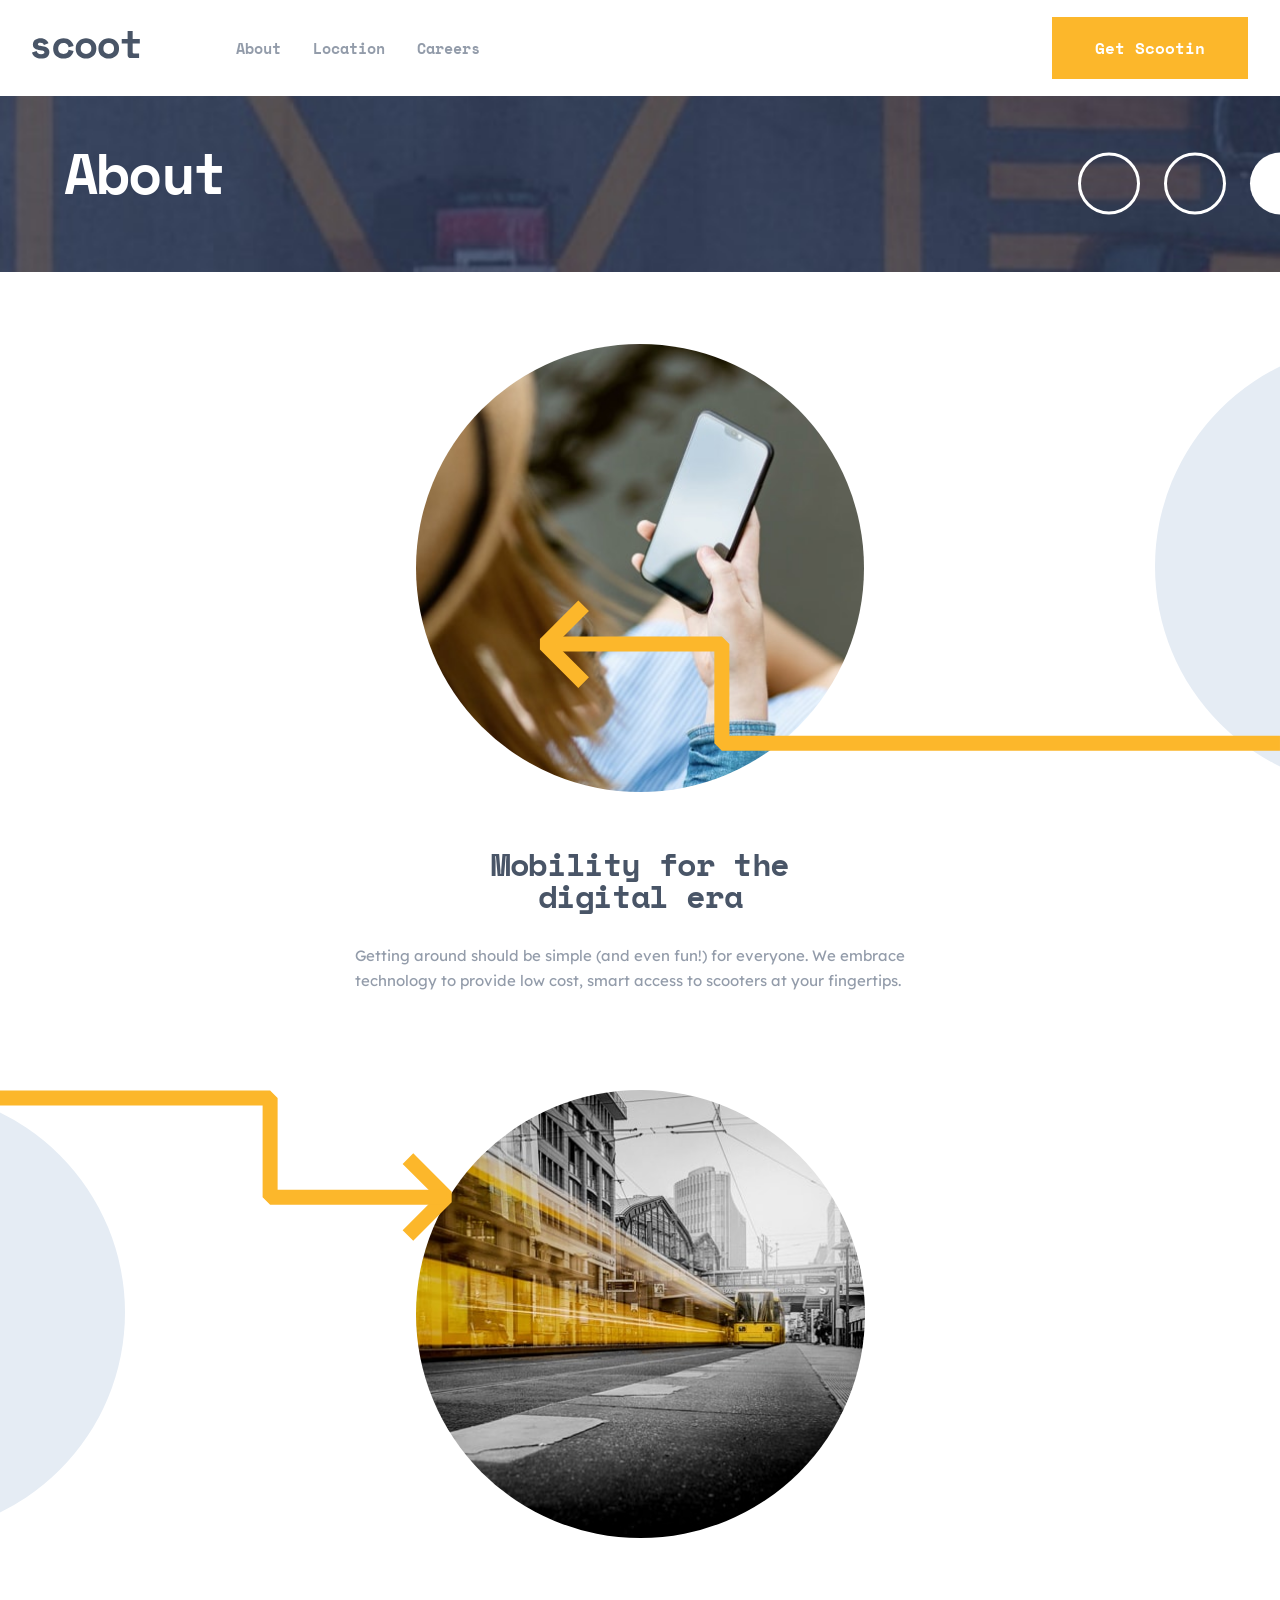
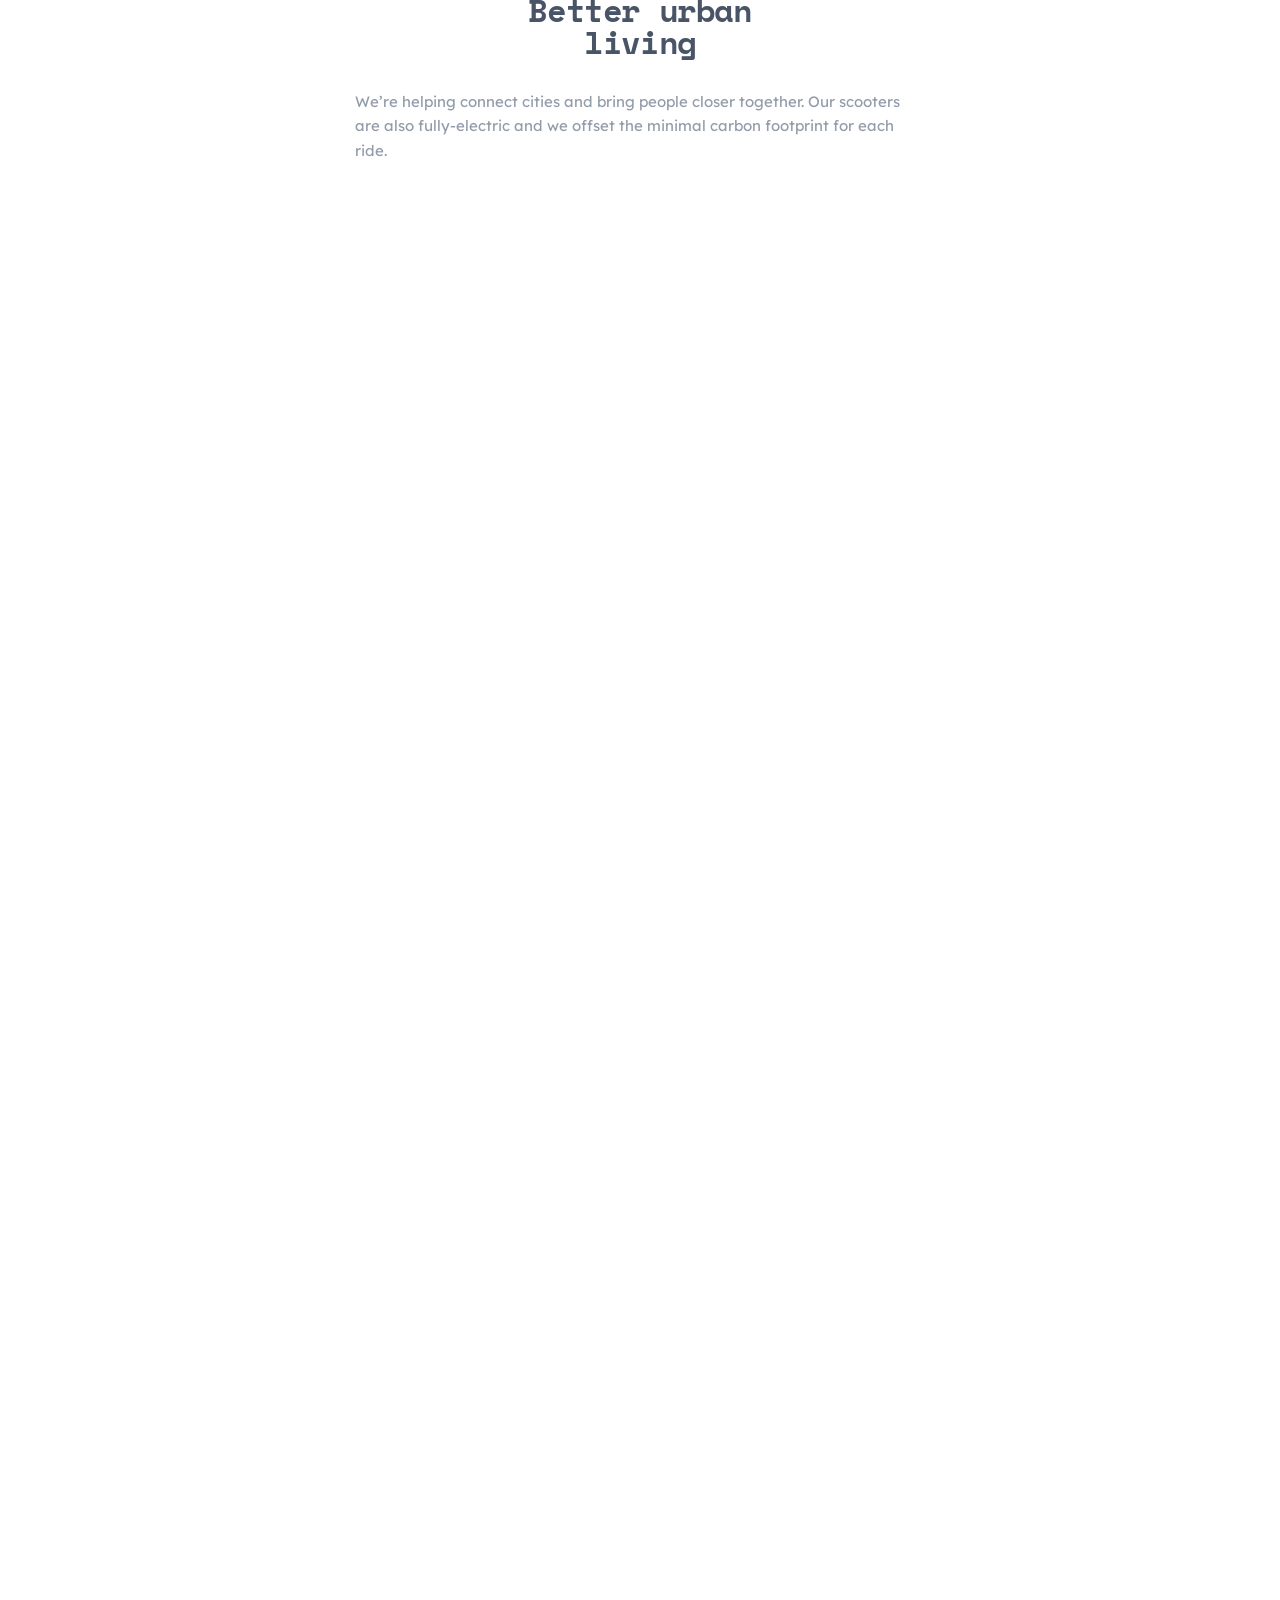
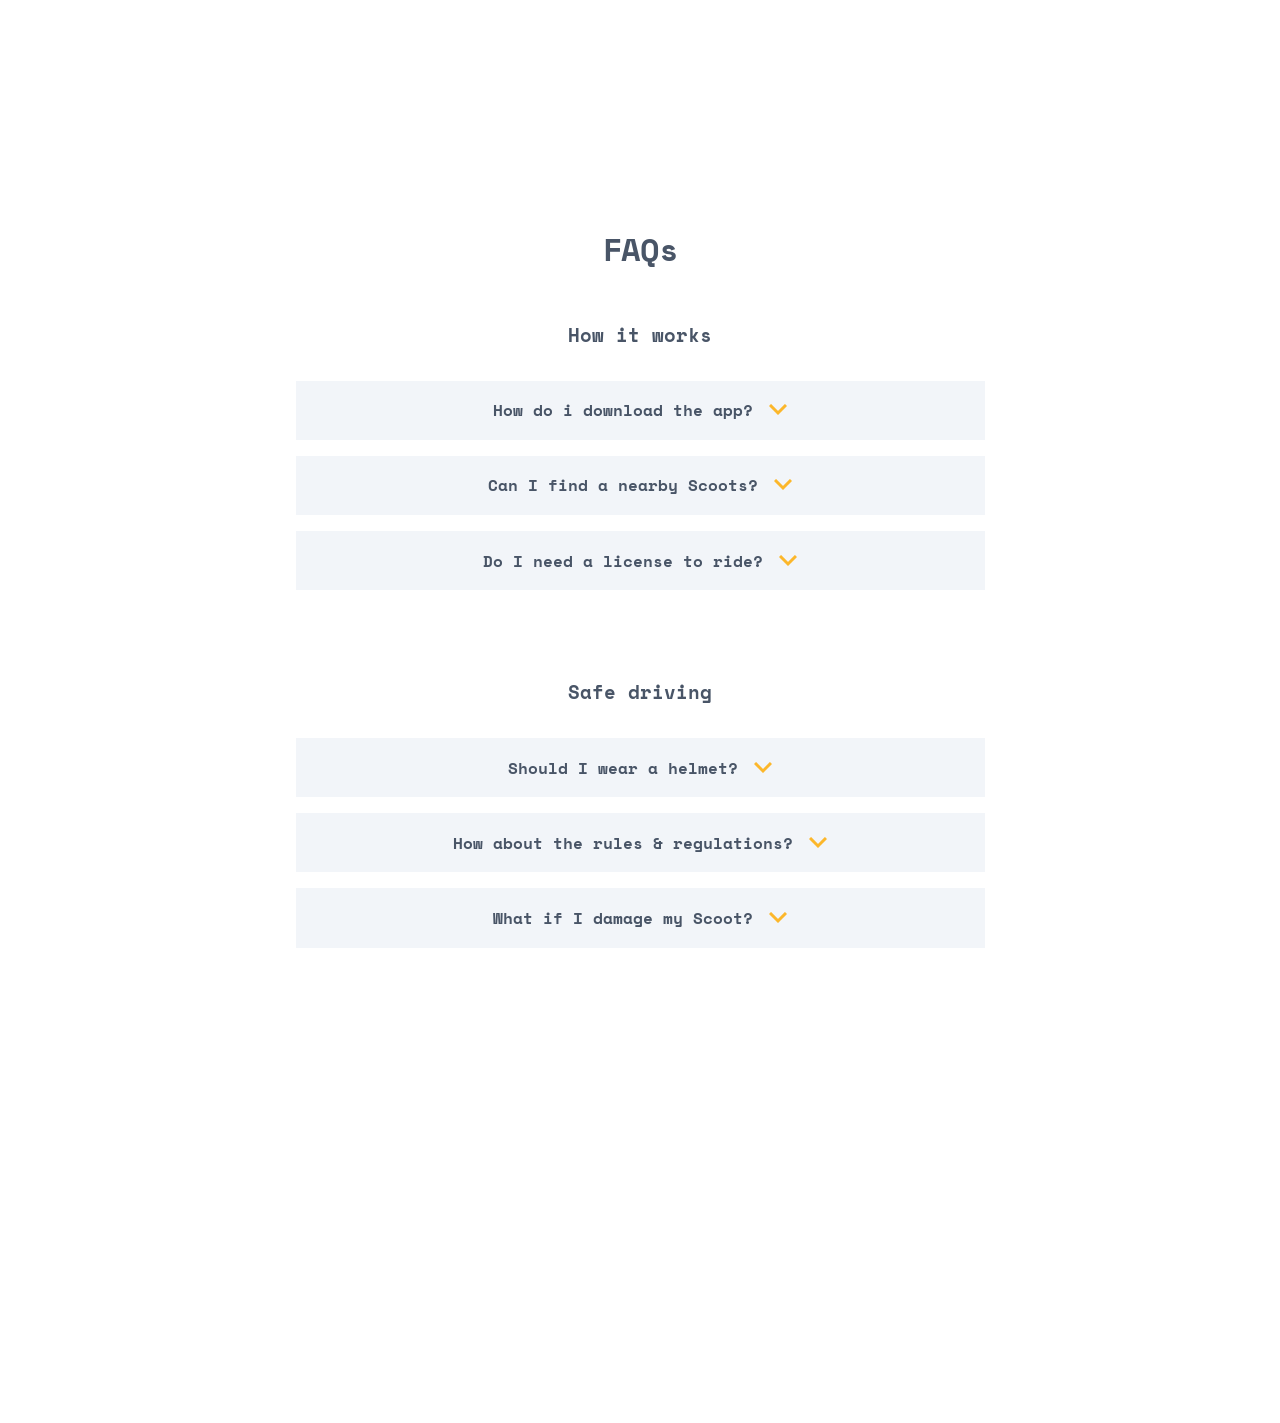
<file: about.html>
<!doctype html>
<html lang="en">
  <head>
    <meta charset="UTF-8" />
    <meta name="viewport" content="width=device-width, initial-scale=1.0" />
    <link
      rel="icon"
      type="image/png"
      sizes="32x32"
      href="./images/favicon-32x32.png"
    />
    <link rel="stylesheet" href="about.css" />
    <script src="./script.js" defer></script>
    <title>Frontend Mentor | Scoot About</title>
  </head>
  <body>
    <div class="content-container">
      <header>
        <div class="logo-nav-wrapper">
          <div id="menuIcon" class="menu-icon"></div>
          <a href="index.html">
            <img class="header-logo" src="./assets/logo.svg" alt="scoot logo" />
          </a>
          <nav class="header-nav">
            <a class="header-link" href="#">About</a>
            <a class="header-link" href="locations.html">Location</a>
            <a class="header-link" href="careers.html">Careers</a>
          </nav>
        </div>
        <a class="header-btn" href="#download">Get Scootin</a>
        <div id="mobileMenu" class="mobile-menu">
          <nav class="mobile-menu-nav">
            <a class="mobile-nav-link" href="#">About</a>
            <a class="mobile-nav-link" href="locations.html">Location</a>
            <a class="mobile-nav-link" href="careers.html">Careers</a>
          </nav>
          <a class="mobile-nav-button" href="#download">Get Scootin</a>
        </div>
      </header>
      <main>
        <section class="about-header-section">
          <h1>About</h1>
          <img
            class="header-circles"
            src="./assets/patterns/white-circles.svg"
            alt=""
          />
        </section>
        <section class="about-hero-container">
          <article class="about-article about-article-one">
            <img
              class="article-one-circle"
              src="./assets/patterns/circle.svg"
              alt=""
            />
            <img
              class="about-left-up-arrow"
              src="./assets/patterns/left-upward-arrow.svg"
              alt=""
            />
            <img
              class="article-image"
              src="./assets/images/digital-era.jpg"
              alt="Person holding a smartphone with a blank screen, wearing a light blue striped shirt and tan hat, standing outdoors against a blurred natural background. The scene conveys a contemporary, connected lifestyle with a calm and focused mood."
            />
            <div class="about-text-container about-one">
              <h2 class="article-header">Mobility for the digital era</h2>
              <p class="article-text">
                Getting around should be simple (and even fun!) for everyone. We
                embrace technology to provide low cost, smart access to scooters
                at your fingertips.
              </p>
            </div>
          </article>
          <article class="about-article about-article-two">
            <img
              class="article-two-circle"
              src="./assets/patterns/circle.svg"
              alt=""
            />
            <img
              class="about-right-down-arrow"
              src="./assets/patterns/right-arrow.svg"
              alt="Decorative right downward arrow pattern"
            />
            <img
              class="article-image"
              src="./assets/images/better-living.jpg"
              alt="Person holding a smartphone with a blank screen, wearing a light blue striped shirt and tan hat, standing outdoors against a blurred natural background. The scene conveys a contemporary, connected lifestyle with a calm and focused mood."
            />
            <div class="about-text-container">
              <h2 class="article-header header-two">Better urban living</h2>
              <p class="article-text article-text-two">
                We’re helping connect cities and bring people closer together.
                Our scooters are also fully-electric and we offset the minimal
                carbon footprint for each ride.
              </p>
            </div>
          </article>
        </section>
        <section class="values-section">
          <h2 class="values-header">Our Values</h2>
          <div class="value-item-container">
            <article class="value-item">
              <div class="value-image-container">
                <img
                  class="value-image"
                  src="./assets/images/our-tech.jpg"
                  alt="A hand holding a smartphone with a thumb interacting with the touchscreen, showing a mobile app; blurred city lights in the background at night create a warm bokeh atmosphere, conveying a calm connected mood"
                />
                <div class="value-image-number-wrapper">
                  <p class="value-number">01</p>
                </div>
              </div>
              <div class="value-text-container">
                <h3 class="value-sub-header">Out Tech</h3>
                <p class="value-main-text">
                  We’re using cutting edge technology to drive accessible urban
                  transportation forward. Our fully electric scooters are a joy
                  to ride!
                </p>
              </div>
            </article>
            <article class="value-item">
              <div class="value-image-container">
                <img
                  class="value-image"
                  src="./assets/images/our-integrity.jpg"
                  alt="Symbolic representation of integrity and trust"
                />
                <div class="value-image-number-wrapper">
                  <p class="value-number">02</p>
                </div>
              </div>
              <div class="value-text-container">
                <h3 class="value-sub-header">Our integrity</h3>
                <p class="value-main-text">
                  We are fully committed to deliver a great yet safe,
                  sustainable micro-mobility experience in every city we serve.
                </p>
              </div>
            </article>
            <article class="value-item">
              <div class="value-image-container">
                <img
                  class="value-image"
                  src="./assets/images/our-community.jpg"
                  alt="Community members coming together"
                />
                <div class="value-image-number-wrapper">
                  <p class="value-number">03</p>
                </div>
              </div>
              <div class="value-text-container">
                <h3 class="value-sub-header">Our community</h3>
                <p class="value-main-text">
                  We support every community we serve. All workers are paid a
                  living wage based on their location and are Scoot employees.
                </p>
              </div>
            </article>
          </div>
        </section>
        <section class="faq-section">
          <h2 class="faq-header">FAQs</h2>
          <div class="faq-wrapper">
            <h3 class="faq-sub-header">How it works</h3>
            <div class="faq-item-container faq-one">
              <div class="faq-item">
                <div class="faq-question-dropdown-wrapper">
                  <h4 class="faq-question">How do i download the app?</h4>
                  <img
                    class="chevron"
                    src="./assets/icons/chevron.svg"
                    alt="chevron icon"
                  />
                </div>
                <p class="faq-answer">
                  To download the Scoot app, you can search “Scoot” in both the
                  App and Google Play stores. An even simpler way to do it would
                  be to click the relevant link at the bottom of this page and
                  you’ll be re-directed to the correct page.
                </p>
              </div>
              <div class="faq-item">
                <div class="faq-question-dropdown-wrapper">
                  <h4 class="faq-question">Can I find a nearby Scoots?</h4>
                  <img
                    class="chevron"
                    src="./assets/icons/chevron.svg"
                    alt="chevron icon"
                  />
                </div>
                <p class="faq-answer">
                  Definitely! Simply open up the app and allow us to find your
                  location while using it. We'll show you all of the closest
                  Scoots and some extra useful information.
                </p>
              </div>
              <div class="faq-item">
                <div class="faq-question-dropdown-wrapper">
                  <h4 class="faq-question">Do I need a license to ride?</h4>
                  <img
                    class="chevron"
                    src="./assets/icons/chevron.svg"
                    alt="chevron icon"
                  />
                </div>
                <p class="faq-answer">
                  Yup! We provide information inside the app regarding local
                  laws and the license you need to be able to ride our Scoots.
                </p>
              </div>
            </div>
          </div>
          <div class="faq-wrapper">
            <h3 class="faq-sub-header">Safe driving</h3>
            <div class="faq-item-container">
              <div class="faq-item">
                <div class="faq-question-dropdown-wrapper">
                  <h4 class="faq-question">Should I wear a helmet?</h4>
                  <img
                    class="chevron"
                    src="./assets/icons/chevron.svg"
                    alt="chevron icon"
                  />
                </div>
                <p class="faq-answer">
                  Yes, please do! All cities have different laws. But we
                  strongly strongly strongly recommend always wearing a helmet
                  regardless of the local laws. We like you and we want you to
                  be as safe as possible while Scooting.
                </p>
              </div>
              <div class="faq-item">
                <div class="faq-question-dropdown-wrapper">
                  <h4 class="faq-question">
                    How about the rules & regulations?
                  </h4>
                  <img
                    class="chevron"
                    src="./assets/icons/chevron.svg"
                    alt="chevron icon"
                  />
                </div>
                <p class="faq-answer">
                  Now is not the time to be a rule breaker. Be sure you're
                  complying with all local laws and regulations. Also, just be a
                  good human being. Be sure not to park your Scoot where it can
                  block access to buildings or get in people's way.
                </p>
              </div>
              <div class="faq-item">
                <div class="faq-question-dropdown-wrapper">
                  <h4 class="faq-question">What if I damage my Scoot?</h4>
                  <img
                    class="chevron"
                    src="./assets/icons/chevron.svg"
                    alt="chevron icon"
                  />
                </div>
                <p class="faq-answer">
                  Be sure to read our terms and conditions carefully. Not the
                  most fun job we know but we make it as clear as possible.
                  There's an option to add insurance for each trip, or you can
                  sign up for annual insurance if you're a regular Scooter.
                </p>
              </div>
            </div>
          </div>
        </section>
      </main>
      <footer>
        <section class="download-section" id="download">
          <h2 class="download-title">Sign up and Scoot <br />off today</h2>
          <div class="download-links">
            <img
              class="store-link"
              src="./assets/icons/app-store.svg"
              alt="App Store download badge that reads Available on the AppStore"
              loading="lazy"
            />
            <img
              class="store-link"
              src="./assets/icons/google-play.svg"
              alt="Google Play download badge"
              loading="lazy"
            />
          </div>
          <img
            class="download-circles"
            src="./assets/patterns/semi-circles.svg"
            alt="Decorative semi-circle pattern"
          />
        </section>
        <section class="main-footer">
          <div class="footer-content">
            <h3 class="footer-title">scoot</h3>
            <nav class="footer-nav">
              <a class="footer-link" href="#">About</a>
              <a class="footer-link" href="locations.html">Location</a>
              <a class="footer-link" href="careers.html">Careers</a>
            </nav>
            <div class="social-link-container">
              <a class="social-link" href="#"
                ><img src="./assets/icons/facebook.svg" alt=""
              /></a>
              <a class="social-link" href="#"
                ><img src="./assets/icons/twitter.svg" alt=""
              /></a>
              <a class="social-link" href="#"
                ><img src="./assets/icons/instagram.svg" alt=""
              /></a>
            </div>
          </div>
        </section>
      </footer>
    </div>
  </body>
</html>
</file>
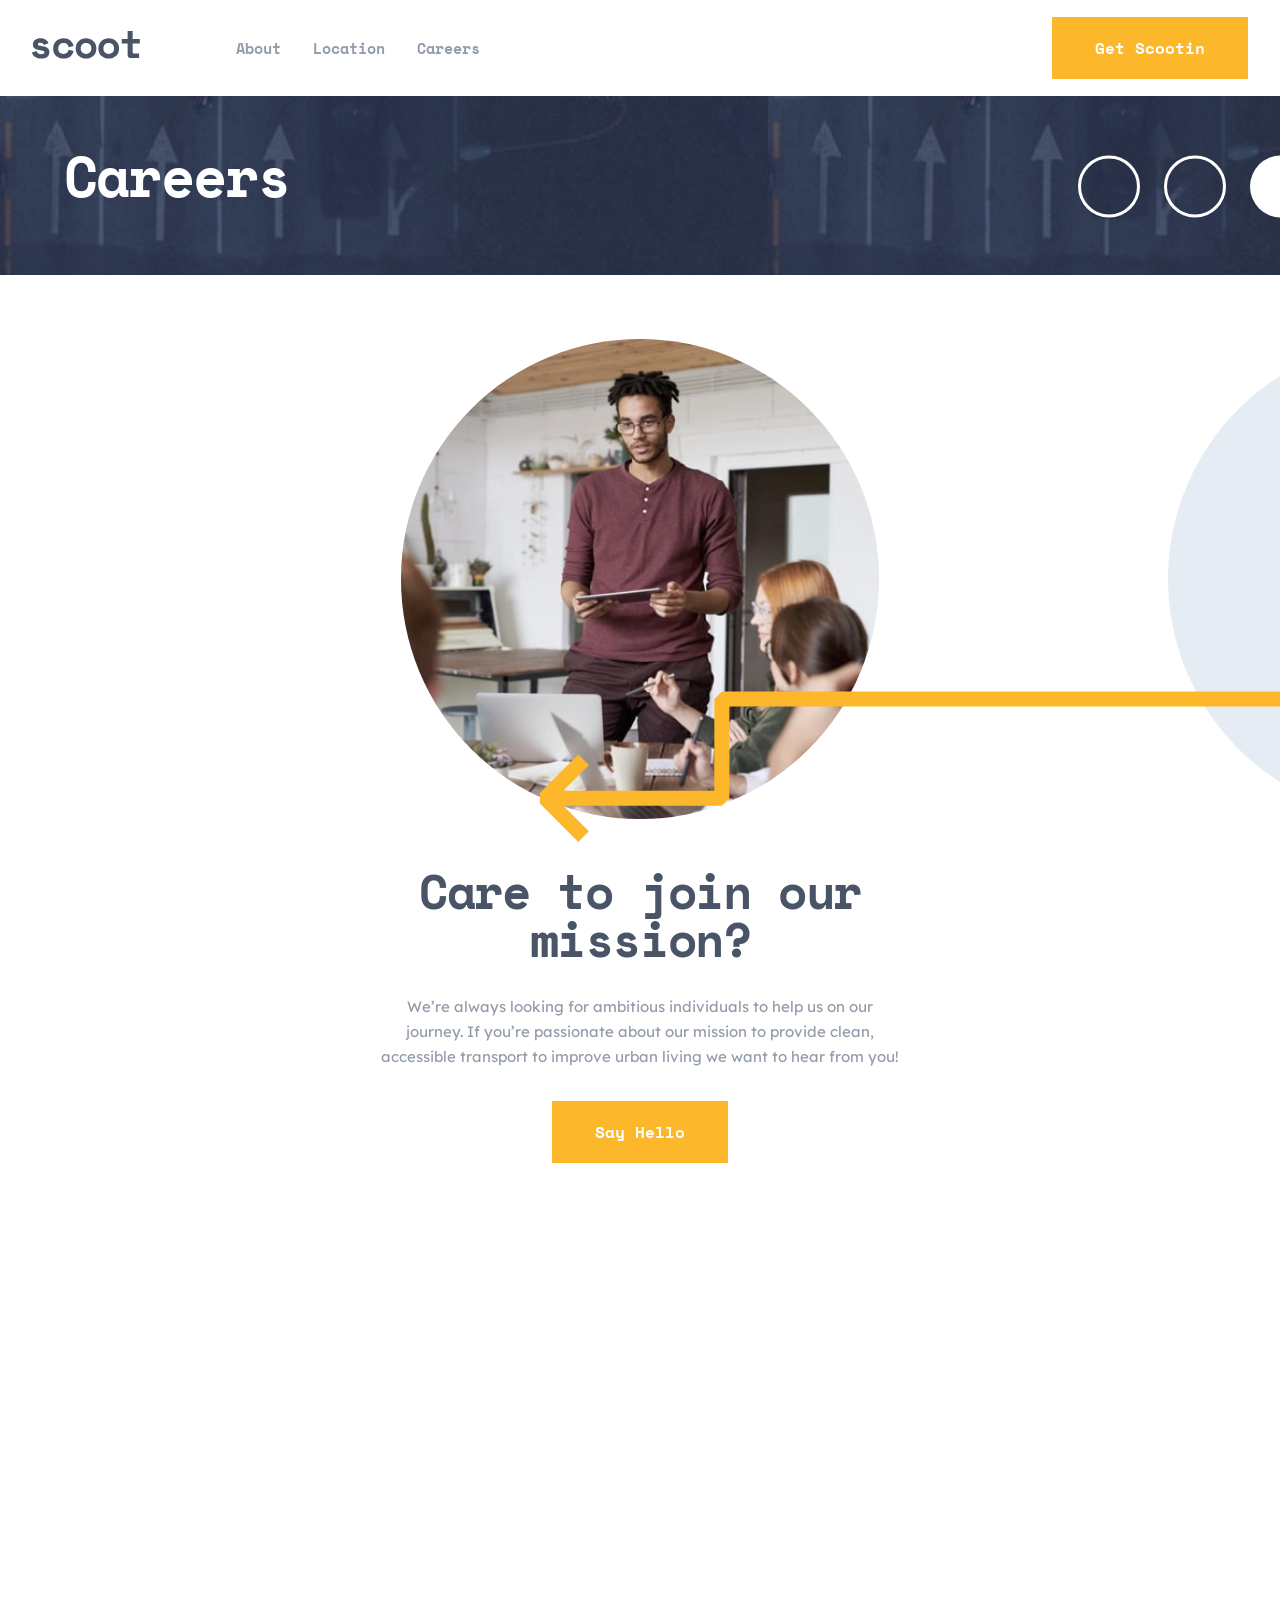
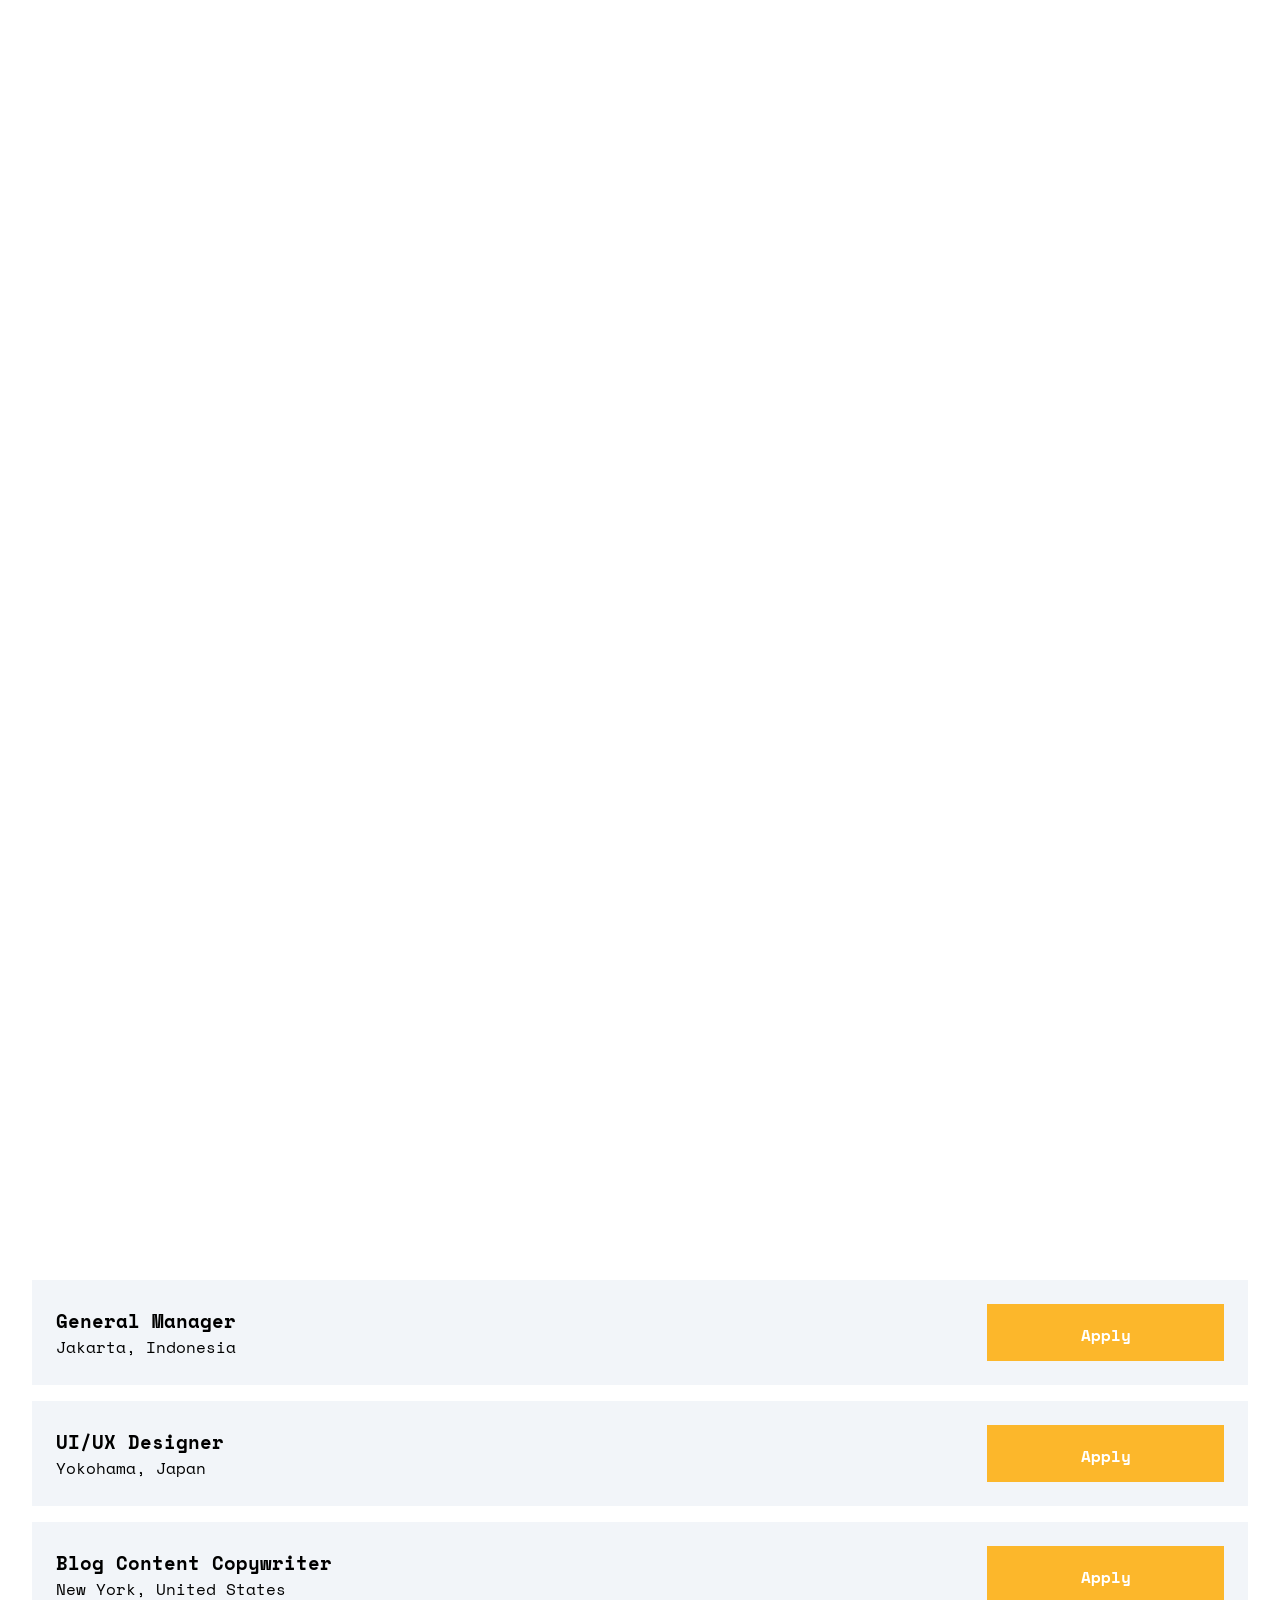
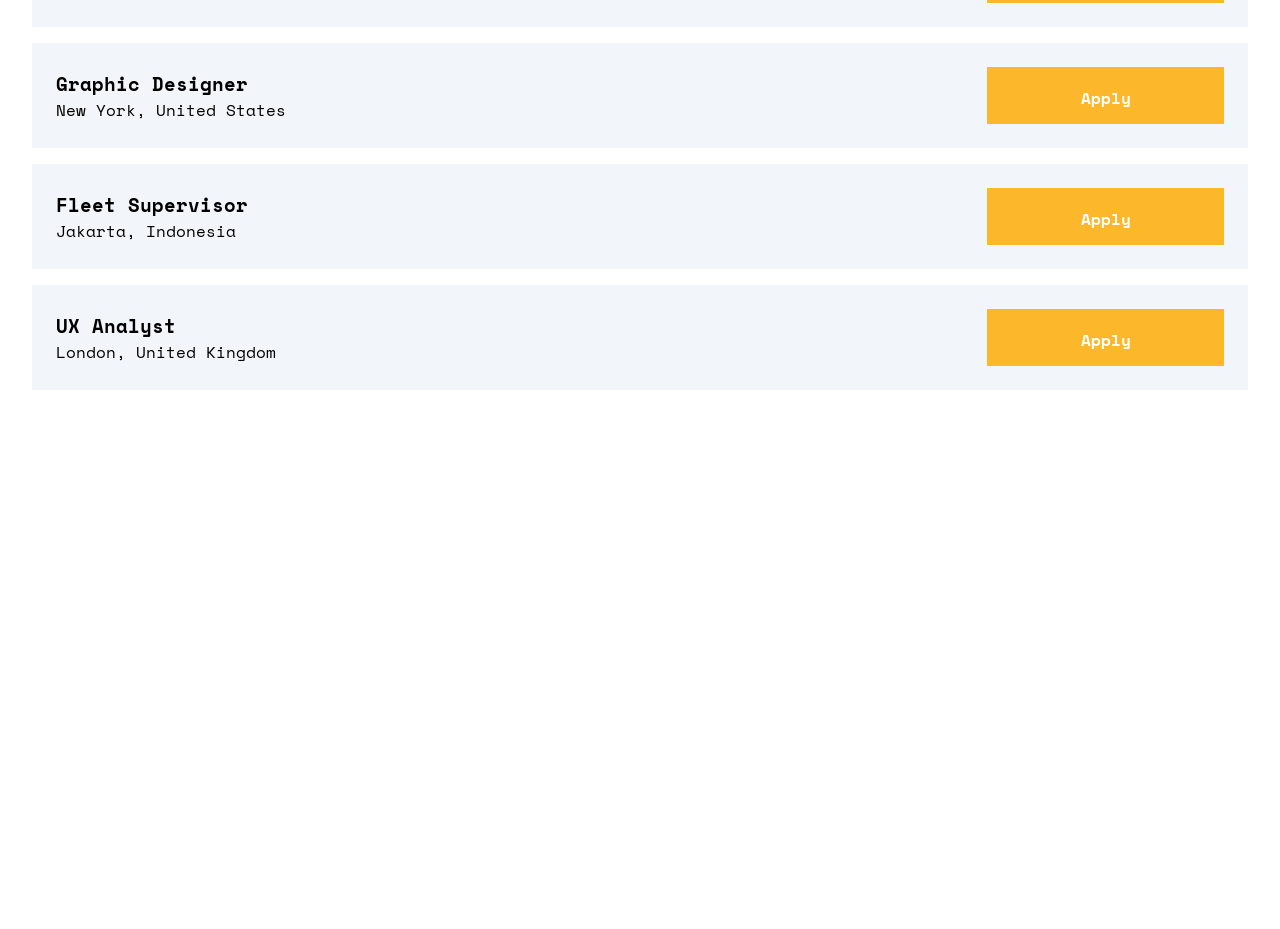
<file: careers.html>
<!doctype html>
<html lang="en">
  <head>
    <meta charset="UTF-8" />
    <meta name="viewport" content="width=device-width, initial-scale=1.0" />
    <link
      rel="icon"
      type="image/png"
      sizes="32x32"
      href="./images/favicon-32x32.png"
    />
    <link rel="stylesheet" href="./career.css" />
    <script src="./script.js" defer></script>
    <title>Frontend Mentor | Scoot</title>
  </head>
  <body>
    <div class="content-container">
      <header>
        <div class="logo-nav-wrapper">
          <div id="menuIcon" class="menu-icon"></div>
          <a href="index.html">
            <img class="header-logo" src="./assets/logo.svg" alt="scoot logo" />
          </a>
          <nav class="header-nav">
            <a class="header-link" href="about.html">About</a>
            <a class="header-link" href="locations.html">Location</a>
            <a class="header-link" href="#">Careers</a>
          </nav>
        </div>
        <a class="header-btn" href="#download">Get Scootin</a>
        <div id="mobileMenu" class="mobile-menu">
          <nav class="mobile-menu-nav">
            <a class="mobile-nav-link" href="about.html">About</a>
            <a class="mobile-nav-link" href="locations.html">Location</a>
            <a class="mobile-nav-link" href="#">Careers</a>
          </nav>
          <a class="mobile-nav-button" href="#download">Get Scootin</a>
        </div>
      </header>
      <main>
        <section class="career-header">
          <img
            class="career-circle"
            src="./assets/patterns/white-circles.svg"
            alt="Decorative white circular pattern"
          />
          <h1>Careers</h1>
        </section>
        <section class="career-hero">
          <img
            class="career-hero-circle"
            src="./assets/patterns/circle.svg"
            alt=""
          />
          <img
            class="career-hero-arrow"
            src="./assets/patterns/left-downward-arrow.svg"
            alt=""
          />
          <img
            class="career-hero-image"
            src="./assets/images/join-us.jpg"
            alt="Team members collaborating in an office"
          />
          <div class="career-hero-text-wrapper">
            <h2 class="career-hero-title">Care to join our mission?</h2>
            <p class="career-hero-text">
              We’re always looking for ambitious individuals to help us on our
              journey. If you’re passionate about our mission to provide clean,
              accessible transport to improve urban living we want to hear from
              you!
            </p>
            <a class="say-hello-btn" href="#">Say Hello</a>
          </div>
        </section>
        <section class="values-section">
          <h2 class="values-header">Why Join Us?</h2>
          <div class="value-item-container">
            <article class="value-item">
              <div class="value-image-container">
                <img
                  class="value-image"
                  src="./assets/images/our-tech.jpg"
                  alt="A hand holding a smartphone with a thumb interacting with the touchscreen, showing a mobile app; blurred city lights in the background at night create a warm bokeh atmosphere, conveying a calm connected mood"
                />
                <div class="value-image-number-wrapper">
                  <p class="value-number">01</p>
                </div>
              </div>
              <div class="value-text-container">
                <h3 class="value-sub-header">Out Tech</h3>
                <p class="value-main-text">
                  We’re using cutting edge technology to drive accessible urban
                  transportation forward. Our fully electric scooters are a joy
                  to ride!
                </p>
              </div>
            </article>
            <article class="value-item">
              <div class="value-image-container">
                <img
                  class="value-image"
                  src="./assets/images/our-integrity.jpg"
                  alt="Symbolic representation of integrity and trust"
                />
                <div class="value-image-number-wrapper">
                  <p class="value-number">02</p>
                </div>
              </div>
              <div class="value-text-container">
                <h3 class="value-sub-header">Our integrity</h3>
                <p class="value-main-text">
                  We are fully committed to deliver a great yet safe,
                  sustainable micro-mobility experience in every city we serve.
                </p>
              </div>
            </article>
            <article class="value-item">
              <div class="value-image-container">
                <img
                  class="value-image"
                  src="./assets/images/our-community.jpg"
                  alt="Community members coming together"
                />
                <div class="value-image-number-wrapper">
                  <p class="value-number">03</p>
                </div>
              </div>
              <div class="value-text-container">
                <h3 class="value-sub-header">Our community</h3>
                <p class="value-main-text">
                  We support every community we serve. All workers are paid a
                  living wage based on their location and are Scoot employees.
                </p>
              </div>
            </article>
          </div>
        </section>
        <section class="positions-section">
          <div class="position-item">
            <div class="positon-text-container">
              <h3 class="job-title">General Manager</h3>
              <p class="location">Jakarta, Indonesia</p>
            </div>
            <a class="apply-btn" href="#">Apply</a>
          </div>
          <div class="position-item">
            <div class="positon-text-container">
              <h3 class="job-title">UI/UX Designer</h3>
              <p class="location">Yokohama, Japan</p>
            </div>
            <a class="apply-btn" href="#">Apply</a>
          </div>
          <div class="position-item">
            <div class="positon-text-container">
              <h3 class="job-title">Blog Content Copywriter</h3>
              <p class="location">New York, United States</p>
            </div>
            <a class="apply-btn" href="#">Apply</a>
          </div>
          <div class="position-item">
            <div class="positon-text-container">
              <h3 class="job-title">Graphic Designer</h3>
              <p class="location">New York, United States</p>
            </div>
            <a class="apply-btn" href="#">Apply</a>
          </div>
          <div class="position-item">
            <div class="positon-text-container">
              <h3 class="job-title">Fleet Supervisor</h3>
              <p class="location">Jakarta, Indonesia</p>
            </div>
            <a class="apply-btn" href="#">Apply</a>
          </div>
          <div class="position-item">
            <div class="positon-text-container">
              <h3 class="job-title">UX Analyst</h3>
              <p class="location">London, United Kingdom</p>
            </div>
            <a class="apply-btn" href="#">Apply</a>
          </div>
        </section>
      </main>
      <footer>
        <section id="download" class="download-section">
          <h2 class="download-title">Sign up and Scoot <br />off today</h2>
          <div class="download-links">
            <img
              class="store-link"
              src="./assets/icons/app-store.svg"
              alt="App Store download badge that reads Available on the AppStore"
              loading="lazy"
            />
            <img
              class="store-link"
              src="./assets/icons/google-play.svg"
              alt="Google Play download badge"
              loading="lazy"
            />
          </div>
          <img
            class="download-circles"
            src="./assets/patterns/semi-circles.svg"
            alt="Decorative semi-circular pattern"
          />
        </section>
        <section class="main-footer">
          <div class="footer-content">
            <h3 class="footer-title">scoot</h3>
            <nav class="footer-nav">
              <a class="footer-link" href="about.html">About</a>
              <a class="footer-link" href="locations.html">Location</a>
              <a class="footer-link" href="">Careers</a>
            </nav>
            <div class="social-link-container">
              <a class="social-link" href="#"
                ><img src="./assets/icons/facebook.svg" alt="Facebook icon"
              /></a>
              <a class="social-link" href="#"
                ><img src="./assets/icons/twitter.svg" alt="Twitter icon"
              /></a>
              <a class="social-link" href="#"
                ><img src="./assets/icons/instagram.svg" alt="Instagram icon"
              /></a>
            </div>
          </div>
        </section>
      </footer>
    </div>
  </body>
</html>
</file>
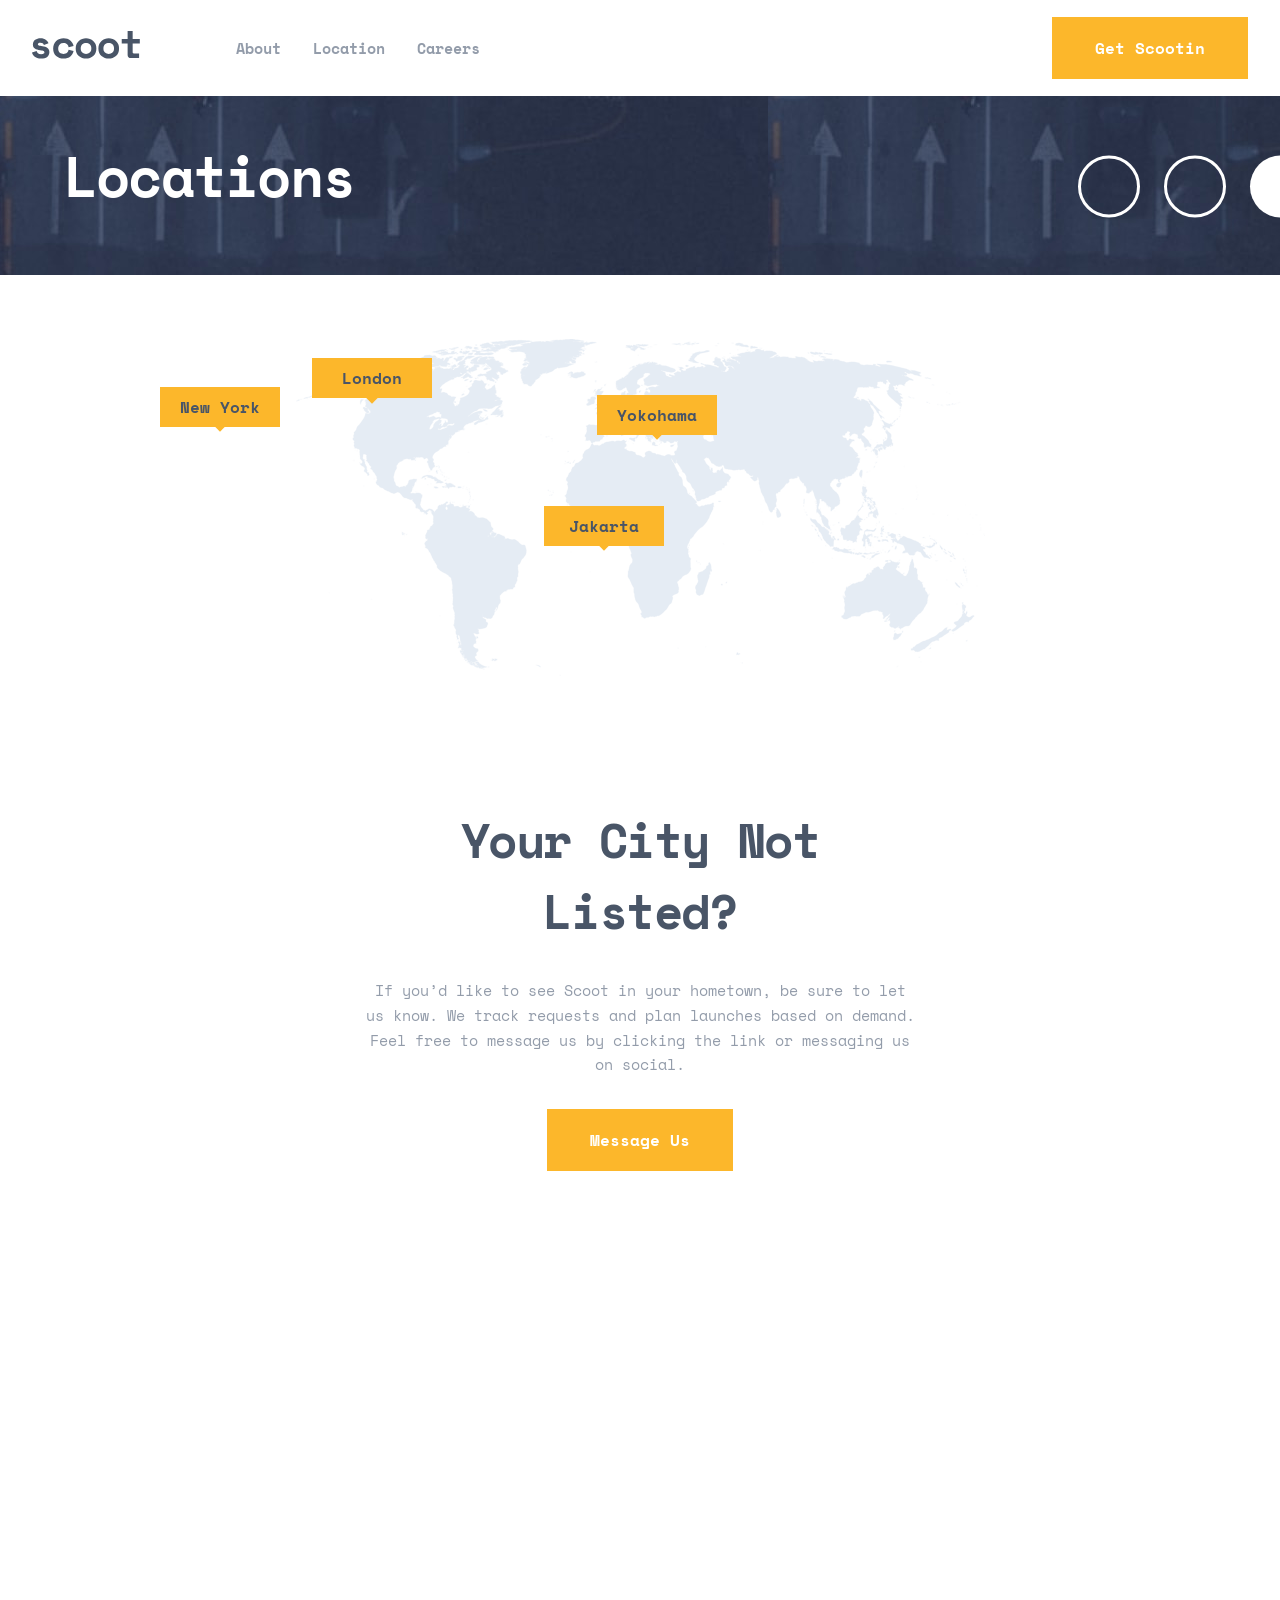
<file: locations.html>
<!doctype html>
<html lang="en">
  <head>
    <meta charset="UTF-8" />
    <meta name="viewport" content="width=device-width, initial-scale=1.0" />
    <link
      rel="icon"
      type="image/png"
      sizes="32x32"
      href="./images/favicon-32x32.png"
    />
    <link rel="stylesheet" href="./locations.css" />
    <script src="./script.js" defer></script>
    <title>Frontend Mentor | Scoot</title>
  </head>
  <body>
    <div class="content-container">
      <header>
        <div class="logo-nav-wrapper">
          <div id="menuIcon" class="menu-icon"></div>
          <a href="index.html">
            <img class="header-logo" src="./assets/logo.svg" alt="scoot logo" />
          </a>
          <nav class="header-nav">
            <a class="header-link" href="about.html">About</a>
            <a class="header-link" href="#">Location</a>
            <a class="header-link" href="careers.html">Careers</a>
          </nav>
        </div>
        <a class="header-btn" href="#download">Get Scootin</a>
        <div id="mobileMenu" class="mobile-menu">
          <nav class="mobile-menu-nav">
            <a class="mobile-nav-link" href="about.html">About</a>
            <a class="mobile-nav-link" href="#">Location</a>
            <a class="mobile-nav-link" href="careers.html">Careers</a>
          </nav>
          <a class="mobile-nav-button" href="#download">Get Scootin</a>
        </div>
      </header>
      <main>
        <section class="locations-header">
          <img
            class="locations-circle"
            src="./assets/patterns/white-circles.svg"
            alt=""
          />
          <h1>Locations</h1>
        </section>
        <section class="map-section">
          <div class="map-container">
            <div class="country-shape-ny">
              <div class="country-icon">
                <p class="city">New York</p>
                <div class="triangle"></div>
              </div>
            </div>
            <div class="country-shape-ldn">
              <div class="country-icon">
                <p class="city">London</p>
                <div class="triangle"></div>
              </div>
            </div>
            <div class="country-shape-yk">
              <div class="country-icon">
                <p class="city">Yokohama</p>
                <div class="triangle"></div>
              </div>
            </div>
            <div class="country-shape-jk">
              <div class="country-icon">
                <p class="city">Jakarta</p>
                <div class="triangle"></div>
              </div>
            </div>
          </div>
          <div class="mobile-location-wrapper">
            <div class="country-container">
              <p class="city-name">New York</p>
            </div>
            <div class="country-container">
              <p class="city-name">London</p>
            </div>
            <div class="country-container">
              <p class="city-name">Jakarta</p>
            </div>
            <div class="country-container">
              <p class="city-name">Yokohama</p>
            </div>
          </div>
        </section>
        <section class="your-city-section">
          <h2 class="your-city-title">Your City Not Listed?</h2>
          <p class="your-city-main-text">
            If you’d like to see Scoot in your hometown, be sure to let us know.
            We track requests and plan launches based on demand. Feel free to
            message us by clicking the link or messaging us on social.
          </p>
          <a class="message-us-btn" href="#">Message Us</a>
        </section>
      </main>
      <footer>
        <section id="download" class="download-section">
          <h2 class="download-title">Sign up and Scoot <br />off today</h2>
          <div class="download-links">
            <img
              class="store-link"
              src="./assets/icons/app-store.svg"
              alt="App Store download badge that reads Available on the AppStore"
              loading="lazy"
            />
            <img
              class="store-link"
              src="./assets/icons/google-play.svg"
              alt="Google Play download badge"
              loading="lazy"
            />
          </div>
          <img
            class="download-circles"
            src="./assets/patterns/semi-circles.svg"
            alt=""
          />
        </section>
        <section class="main-footer">
          <div class="footer-content">
            <h3 class="footer-title">scoot</h3>
            <nav class="footer-nav">
              <a class="footer-link" href="about.html">About</a>
              <a class="footer-link" href="#">Location</a>
              <a class="footer-link" href="careers.html">Careers</a>
            </nav>
            <div class="social-link-container">
              <a class="social-link" href="#"
                ><img src="./assets/icons/facebook.svg" alt=""
              /></a>
              <a class="social-link" href="#"
                ><img src="./assets/icons/twitter.svg" alt=""
              /></a>
              <a class="social-link" href="#"
                ><img src="./assets/icons/instagram.svg" alt=""
              /></a>
            </div>
          </div>
        </section>
      </footer>
    </div>
  </body>
</html>
</file>
<file: about.css>
/* || Global Reset */

* {
  box-sizing: border-box;
  margin: 0;
  padding: 0;
}

/* || Colours & Font Styles */

:root {
  --neutral-950: #000;
  --neutral-300: #d8d8d8;
  --neutral-0: #fff;
  --slate-700: #333a44;
  --slate-600: #495567;
  --slate-400: #939caa;
  --slate-100: #e5ecf4;
  --slate-50: #f2f5f9;
  --amber-400: #fcb72b;
  --amber-50: #fff4df;
  --navy-800: #2f3b59;

  --txt-1-fs: 56px;
  --txt-1-ls: -2.5008px;
  --txt-1-fw: 700;
  --txt-2-fs: 48px;
  --txt-2-ls: -2px;
  --txt-2-fw: 700;
  --txt-3-fs: 40px;
  --txt-3-ls: -1.7504px;
  --txt-3-fw: 700;
  --txt-4-fs: 32px;
  --txt-4-ls: -1.4px;
  --txt-4-fw: 700;
  --txt-5-fs: 24px;
  --txt-5-ls: -1px;
  --txt-5-fw: 700;
  --txt-5-lh: 115%;
  --txt-6-fs: 20px;
  --txt-6-ls: 0.6px;
  --txt-6-fw: 700;
  --txt-6-lh: 120%;
  --txt-7-fs: 18px;
  --txt-7-ls: 0.8px;
  --txt-7-fw: 700;
  --txt-7-lh: 135%;
  --txt-8-fs: 15px;
  --txt-8-fw: 700;
  --txt-8-lh: 165%;
  --txt-9-fs: 10px;
  --txt-9-ls: 0.4496px;
  --txt-9-lh: 150%;
  --txt-9-fw: 700;
  --txt-10-fs: 15px;
  --txt-10-fw: 400;
  --txt-10-lh: 165%;
}

/* || Fonts */

@font-face {
  font-style: normal;
  font-weight: 400;
  src: url('./assets/fonts/space-mono-v17-latin-regular.woff2') format('woff2');
  font-family: 'Space Mono';
  font-display: swap;
}

@font-face {
  font-style: normal;
  font-weight: 700;
  src: url('./assets/fonts/space-mono-v17-latin-700.woff2') format('woff2');
  font-family: 'Space Mono';
  font-display: swap;
}

@font-face {
  font-style: normal;
  font-weight: 400;
  src: url('./assets/fonts/lexend-deca-v25-latin-regular.woff2') format('woff2');
  font-family: 'Lexend Deca';
  font-display: swap;
}

/* || Main Styles */

html {
  overflow-x: hidden;
  scroll-behavior: smooth;
}

body {
  overflow-x: hidden;
  scroll-behavior: smooth;
  font-family: 'Space Mono', Arial, Helvetica, sans-serif;
}

.content-container {
  margin-inline: auto;
  width: min(100%, 1440px);
  overflow-x: hidden;
}

/* Header */

header {
  position: fixed;
  top: 0;
  left: 50%;
  transform: translateX(-50%);
  z-index: 99;
  background-color: var(--neutral-0);
  padding: 24px 32px;
  width: min(100%, 1440px);
  max-width: 1440px;
}

.menu-icon {
  transition: background-image 0.2s ease-in-out;
  cursor: pointer;
  margin-inline-end: 117.8496px;
  background-image: url(./assets/icons/hamburger.svg);
  width: 20px;
  height: 16px;
}

.menu-icon-close {
  background-image: url(./assets/icons/close.svg);
}

.logo-nav-wrapper {
  display: flex;
  align-items: center;
  gap: 16px;
}

.header-logo {
  width: 75.5008px;
  height: 20px;
}

.header-nav {
  display: none;
  gap: 32px;
}

.header-btn {
  display: none;
  transition:
    background-color 0.2s,
    color 0.2s ease-in-out;
  cursor: pointer;
  border: 3.2px solid var(--amber-400);
  background-color: var(--amber-400);
  padding: 16px 40px;
  color: var(--neutral-0);
  font-weight: 700;
  font-family: 'Space Mono', Arial, Helvetica, sans-serif;
  text-decoration: none;
}

.header-btn:hover {
  background-color: var(--neutral-0);
  color: var(--amber-400);
}

.header-link {
  transition: color 0.2s ease-in-out;
  cursor: pointer;
  color: var(--slate-400);
  font-weight: var(--txt-8-fw);
  font-size: var(--txt-8-fs);
  line-height: var(--txt-8-lh);
  text-decoration: none;
}

.header-link:hover {
  color: var(--navy-800);
}

/* Mobile Menu */

.mobile-menu {
  display: flex;
  position: absolute;
  top: 68.8px;
  left: 0;
  flex-direction: column;
  justify-content: space-between;
  transform: translateX(-100%);
  opacity: 0;
  z-index: 99;
  transition: all 0.2s ease-in-out;
  background-color: var(--slate-700);
  padding: 24px 32px;
  width: 256px;
  height: 599px;
  pointer-events: none;
}

.show {
  transform: translateX(0%);
  opacity: 1;
  pointer-events: auto;
}

.mobile-menu-nav {
  display: flex;
  flex-direction: column;
  gap: 24px;
  margin-block-start: 16px;
}

.mobile-nav-link {
  transition: color 0.2s ease-in-out;
  cursor: pointer;
  color: var(--neutral-0);
  font-weight: var(--txt-8-fw);
  font-size: var(--txt-8-fs);
  line-height: var(--txt-8-lh);
  text-decoration: none;
}

.mobile-nav-link:hover {
  color: var(--amber-400);
}

.mobile-nav-button {
  display: block;
  transition:
    background-color 0.2s ease-in-out,
    color 0.2s ease-in-out;
  cursor: pointer;
  border: 3.2px solid var(--amber-400);
  background-color: var(--amber-400);
  padding: 16px 0;
  width: 182px;
  color: var(--neutral-0);
  font-weight: 700;
  font-family: 'Space Mono', Arial, Helvetica, sans-serif;
  text-align: center;
  text-decoration: none;
}

.mobile-nav-button:hover {
  background-color: transparent;
  color: var(--amber-400);
}

/* About Header Section */

.about-left-up-arrow {
  position: absolute;
  top: 7.5rem;
  right: -22.3rem;
}

.article-one-circle {
  display: none;
  position: absolute;
  right: -20rem;
}

.about-header-section {
  display: flex;
  position: relative;
  justify-content: center;
  align-items: center;
  opacity: 0;
  transition: opacity 0.6s ease;
  margin: 4.5rem 0;
  background-image: url(./assets/images/about-hero-mobile.jpg);
  background-size: cover;
  height: 10rem;
}

h1 {
  color: var(--neutral-0);
  font-weight: var(--txt-3-fw);
  font-size: clamp(var(--txt-3-fs), 5vw, 3.5rem);
  letter-spacing: var(--txt-3-ls);
}

.header-circles {
  display: none;
  position: absolute;
  top: 3.5rem;
  right: -2rem;
}

/* About Hero Section */

.about-hero-container {
  display: flex;
  flex-direction: column;
  gap: 6rem;
  opacity: 0;
  transition: opacity 0.6s ease;
  margin-block-end: 4.5rem;
}

.about-article {
  display: flex;
  position: relative;
  flex-direction: column;
  align-items: center;
  gap: 3.5rem;
}

.article-image {
  border-radius: 50%;
  width: 311px;
  height: 311px;
}

.about-text-container {
  display: flex;
  flex-direction: column;
  align-items: center;
  gap: 2rem;
}

.article-header {
  width: 20ch;
  color: var(--neutral-950);
  color: var(--slate-600);
  font-weight: var(--txt-4-fw);
  font-size: var(--txt-4-fs);
  line-height: 100%;
  letter-spacing: var(--txt-4-ls);
  text-align: center;
}

.header-two {
  width: 16ch;
}

.article-text {
  padding: 0 1rem;
  width: 34ch;
  color: var(--slate-400);
  font-weight: var(--txt-10-fw);
  font-size: var(--txt-10-fs);
  line-height: var(--txt-10-lh);
  font-family: 'Lexend Deca', Arial, Helvetica, sans-serif;
}

.article-text-two {
  width: 35ch;
}

.about-right-down-arrow {
  position: absolute;
  top: -1rem;
  left: -4.8rem;
}

.article-two-circle {
  display: block;
  position: absolute;
  top: 0;
  left: -20rem;
}

/* Values Section */

.values-section {
  gap: 4rem;
  opacity: 0;
  transition: opacity 0.6s ease;
  margin-block-end: 6rem;
}

.value-item-container {
  display: flex;
  flex-direction: column;
  gap: 4rem;
}

.values-header,
.value-sub-header,
.value-number {
  color: var(--slate-600);
}

.values-section,
.value-item,
.value-image-container,
.value-text-container {
  display: flex;
  flex-direction: column;
  align-items: center;
}

.value-item {
  gap: 4rem;
}

.value-image-container {
  position: relative;
}

.value-image {
  border-radius: 50%;
}

.value-image-number-wrapper {
  display: flex;
  position: absolute;
  bottom: -3rem;
  justify-content: center;
  align-items: center;
  border-radius: 50%;
  background-color: var(--amber-400);
  width: 6rem;
  height: 6rem;
}

.value-number,
.value-sub-header {
  font-weight: var(--txt-5-fw);
  font-size: var(--txt-5-fs);
  line-height: var(--txt-5-lh);
  letter-spacing: var(--txt-5-ls);
}

.value-text-container {
  gap: 1.5rem;
  text-align: center;
}

.value-main-text {
  width: 34ch;
  color: var(--slate-400);
  font-weight: var(--txt-10-fw);
  font-size: var(--txt-10-fs);
  line-height: var(--txt-10-lh);
  font-family: 'Lexend Deca', Arial, Helvetica, sans-serif;
}

/* FAQ Section */

.faq-section,
.faq-item-container,
.faq-item {
  display: flex;
  flex-direction: column;
  align-items: center;
}

.faq-wrapper {
  display: flex;
  flex-direction: column;
  align-items: center;
}

.faq-item-container {
  gap: 1rem;
}
.faq-header {
  margin-block-end: 3rem;
  color: var(--slate-600);
  font-weight: var(--txt-4-fw);
  font-size: var(--txt-4-fs);
  letter-spacing: var(--txt-4-ls);
}

.faq-sub-header {
  margin-block-end: 2rem;
  color: var(--slate-600);
}

.faq-item {
  display: flex;
  flex-direction: column;

  background-color: var(--slate-50);
  padding: 1.1rem;
  width: 19.4375rem;
  height: auto;
}

.faq-question-dropdown-wrapper {
  display: flex;
  justify-content: space-between;
  align-items: center;
  gap: 1rem;
}

.faq-question {
  color: var(--slate-600);
}

.faq-answer {
  opacity: 0;
  transition: opacity 0.2ms ease-in-out;
  padding-top: 0;
  height: 0;
  color: var(--slate-400);
  font-weight: var(--txt-10-fw);
  font-size: var(--txt-10-fs);
  line-height: var(--txt-10-lh);
  font-family: 'Lexend Deca', Arial, Helvetica, sans-serif;
  letter-spacing: var(--txt-10-ls);
}

.faq-answer.show-answer {
  opacity: 1;
  padding-top: 1.5rem;
  height: auto;
}

.faq-one {
  margin-block-end: 5.5rem;
}
.chevron {
  transition: transform 0.1s ease-in-out;
  cursor: pointer;
}

.chevron-open {
  transform: rotate(180deg);
}

/* Download Section */

.download-section {
  display: flex;
  position: relative;
  flex-direction: column;
  justify-content: center;
  align-items: center;
  transform: translateY(40px);
  opacity: 0;
  transition:
    opacity 0.6s ease,
    transform 0.6s ease;
  background-color: var(--slate-600);
  height: 320px;
}

.download-title {
  margin-block-end: 40px;
  color: var(--neutral-0);
  font-weight: var(--txt-4-fw);
  font-size: clamp(var(--txt-4-fs), 5vw, 48px);
  letter-spacing: var(--txt-4-ls);
  text-align: center;
}

.store-link {
  cursor: pointer;
}

.download-circles {
  display: block;
  position: absolute;
  right: -10rem;
  bottom: 0;
}

/* Main Footer */

.main-footer {
  display: flex;
  justify-content: center;
  align-items: center;
  opacity: 0;
  transition: opacity 0.6s;
  background-color: var(--slate-700);
  height: 438px;
}

.footer-title {
  color: var(--neutral-0);
  font-size: 40px;
  text-align: center;
}

.footer-nav {
  display: flex;
  flex-direction: column;
  gap: 16px;
  margin-block-end: 48px;
}

.social-link-container {
  display: flex;
  gap: 24px;
}

.social-link {
  cursor: pointer;
}

.social-link:hover {
  animation: 1s jiggle;
}

@keyframes jiggle {
  0% {
    transform: rotate(-20deg);
  }
  25% {
    transform: rotate(40deg);
  }
  50% {
    transform: rotate(-40deg);
  }
  100% {
    transform: rotate(20deg);
  }
}

.footer-content {
  display: flex;
  flex-direction: column;
  gap: 40px;
}

.footer-link {
  transition: color 0.2s ease-in-out;
  color: var(--slate-400);
  font-weight: var(--txt-8-fw);
  font-size: var(--txt-8-fs);
  line-height: var(--txt-8-lh);
  text-align: center;
  text-decoration: none;
}

.footer-link:hover {
  color: var(--neutral-0);
}

/* Fade in for sections */

.section-visible {
  opacity: 1;
}

/* || Media Queries */

/* Tablet */

@media screen and (min-width: 720px) {
  header {
    display: flex;
    justify-content: space-between;
    align-items: center;
    width: 100%;
    height: 96px;
  }

  .menu-icon {
    display: none;
  }

  .logo-nav-wrapper {
    gap: 96px;
  }

  .header-logo {
    width: 107.8192px;
    height: 28.56px;
  }

  .header-nav {
    display: flex;
  }

  .header-btn {
    display: block;
  }

  .about-header-section {
    justify-content: flex-start;
    background-image: url(./assets/images/about-hero-tablet.jpg);
    padding: 0 4rem;
    height: 12.5rem;
  }

  .header-circles {
    display: block;
    top: 5rem;
  }

  .article-image {
    width: auto;
    height: 28rem;
  }

  .about-left-up-arrow {
    top: 16rem;
    right: 0;
  }

  .about-right-down-arrow {
    top: 0;
    left: 0;
  }

  .article-one-circle {
    display: block;
  }

  .article-two-circle {
    display: block;
  }

  .article-text {
    width: 67ch;
  }

  .value-main-text {
    width: 50ch;
  }

  .faq-item {
    width: 43.0625rem;
  }

  .download-circles {
    display: block;
  }

  .main-footer {
    padding: 32px 0;
    height: auto;
  }

  .footer-content {
    gap: 128px;
    padding-top: 2rem;
  }

  .footer-content,
  .footer-nav {
    flex-direction: row;
  }

  .footer-nav,
  .social-link-container {
    align-items: center;
    margin-block-end: 0;
  }
}

/* Desktop */

@media screen and (min-width: 1440px) {
  header {
    padding: 48px 4rem;
    width: min(100%, 1440px);
  }

  .about-header-section {
    height: 12.5rem;
  }

  .header-circles {
    top: 5rem;
  }

  .about-header-section {
    background-image: url(./assets/images/about-hero-desktop.jpg);
  }

  .about-article-one {
    flex-direction: row-reverse;
    justify-content: center;
    gap: 17rem;
  }

  .article-header {
    width: 19ch;
    text-align: left;
  }

  .article-text {
    width: 44ch;
  }

  .about-article-two {
    flex-direction: row;
    justify-content: center;
    gap: 17rem;
  }

  .value-item-container {
    flex-direction: row;
    gap: 10rem;
  }

  .value-main-text {
    width: 30ch;
  }

  .faq-wrapper {
    flex-direction: row;
    gap: 12rem;
  }
  .faq-sub-header {
    align-self: flex-start;
  }

  .download-section {
    flex-direction: row;
    justify-content: space-between;
    padding: 0 128px;
  }

  .download-title {
    text-align: left;
  }

  .download-circles {
    right: -160px;
    bottom: 0;
  }

  .footer-content {
    justify-content: space-around;
    gap: 384px;
  }
}

@media (prefers-reduced-motion: reduce) {
  .section-visible {
    transform: none;
    opacity: none;
  }

  .social-link:hover {
    animation: none;
  }
}
</file>
<file: career.css>
/* || Global Reset */

* {
  box-sizing: border-box;
  margin: 0;
  padding: 0;
}

/* || Colours & Font Styles */

:root {
  --neutral-950: #000;
  --neutral-300: #d8d8d8;
  --neutral-0: #fff;
  --slate-700: #333a44;
  --slate-600: #495567;
  --slate-400: #939caa;
  --slate-100: #e5ecf4;
  --slate-50: #f2f5f9;
  --amber-400: #fcb72b;
  --amber-50: #fff4df;
  --navy-800: #2f3b59;

  --txt-1-fs: 3.5rem;
  --txt-1-ls: -0.1563rem;
  --txt-1-fw: 700;
  --txt-2-fs: 3rem;
  --txt-2-ls: -0.125rem;
  --txt-2-fw: 700;
  --txt-3-fs: 2.5rem;
  --txt-3-ls: -0.1094rem;
  --txt-3-fw: 700;
  --txt-4-fs: 2rem;
  --txt-4-ls: -0.0875rem;
  --txt-4-fw: 700;
  --txt-5-fs: 1.5rem;
  --txt-5-ls: -0.0625rem;
  --txt-5-fw: 700;
  --txt-5-lh: 115%;
  --txt-6-fs: 1.25rem;
  --txt-6-ls: 0.0375rem;
  --txt-6-fw: 700;
  --txt-6-lh: 120%;
  --txt-7-fs: 1.125rem;
  --txt-7-ls: 0.05rem;
  --txt-7-fw: 700;
  --txt-7-lh: 135%;
  --txt-8-fs: 0.9375rem;
  --txt-8-fw: 700;
  --txt-8-lh: 165%;
  --txt-9-fs: 0.625rem;
  --txt-9-ls: 0.0281rem;
  --txt-9-lh: 150%;
  --txt-9-fw: 700;
  --txt-10-fs: 0.9375rem;
  --txt-10-fw: 400;
  --txt-10-lh: 165%;
}

/* || Fonts */

@font-face {
  font-style: normal;
  font-weight: 400;
  src: url('./assets/fonts/space-mono-v17-latin-regular.woff2') format('woff2');
  font-family: 'Space Mono';
  font-display: swap;
}

@font-face {
  font-style: normal;
  font-weight: 700;
  src: url('./assets/fonts/space-mono-v17-latin-700.woff2') format('woff2');
  font-family: 'Space Mono';
  font-display: swap;
}

@font-face {
  font-style: normal;
  font-weight: 400;
  src: url('./assets/fonts/lexend-deca-v25-latin-regular.woff2') format('woff2');
  font-family: 'Lexend Deca';
  font-display: swap;
}

/* || Main Styles */

html {
  overflow-x: hidden;
  scroll-behavior: smooth;
}

body {
  overflow-x: hidden;
  scroll-behavior: smooth;
  font-family: 'Space Mono', Arial, Helvetica, sans-serif;
}

.content-container {
  margin-inline: auto;
  width: min(100%, 90rem);
  overflow-x: hidden;
}

/* Header */

header {
  position: fixed;
  top: 0;
  left: 50%;
  transform: translateX(-50%);
  z-index: 99;
  background-color: var(--neutral-0);
  padding: 1.5rem 2rem;
  width: min(100%, 90rem);
  max-width: 90rem;
}

.menu-icon {
  transition: background-image 0.2s ease-in-out;
  cursor: pointer;
  margin-inline-end: 7.3656rem;
  background-image: url(./assets/icons/hamburger.svg);
  width: 1.25rem;
  height: 1rem;
}

.menu-icon-close {
  background-image: url(./assets/icons/close.svg);
}

.logo-nav-wrapper {
  display: flex;
  align-items: center;
  gap: 1rem;
}

.header-logo {
  width: 4.7188rem;
  height: 1.25rem;
}

.header-nav {
  display: none;
  gap: 2rem;
}

.header-btn {
  display: none;
  transition:
    background-color 0.2s,
    color 0.2s ease-in-out;
  cursor: pointer;
  border: 0.2rem solid var(--amber-400);
  background-color: var(--amber-400);
  padding: 1rem 2.5rem;
  color: var(--neutral-0);
  font-weight: 700;
  font-family: 'Space Mono', Arial, Helvetica, sans-serif;
  text-decoration: none;
}

.header-btn:hover {
  background-color: var(--neutral-0);
  color: var(--amber-400);
}

.header-link {
  transition: color 0.2s ease-in-out;
  cursor: pointer;
  color: var(--slate-400);
  font-weight: var(--txt-8-fw);
  font-size: var(--txt-8-fs);
  line-height: var(--txt-8-lh);
  text-decoration: none;
}

.header-link:hover {
  color: var(--navy-800);
}

/* Mobile Menu */

.mobile-menu {
  display: flex;
  position: absolute;
  top: 4.3rem;
  left: 0;
  flex-direction: column;
  justify-content: space-between;
  transform: translateX(-100%);
  opacity: 0;
  z-index: 99;
  transition: all 0.2s ease-in-out;
  background-color: var(--slate-700);
  padding: 1.5rem 2rem;
  width: 16rem;
  height: 37.4375rem;
  pointer-events: none;
}

.show {
  transform: translateX(0%);
  opacity: 1;
  pointer-events: auto;
}

.mobile-menu-nav {
  display: flex;
  flex-direction: column;
  gap: 1.5rem;
  margin-block-start: 1rem;
}

.mobile-nav-link {
  transition: color 0.2s ease-in-out;
  cursor: pointer;
  color: var(--neutral-0);
  font-weight: var(--txt-8-fw);
  font-size: var(--txt-8-fs);
  line-height: var(--txt-8-lh);
  text-decoration: none;
}

.mobile-nav-link:hover {
  color: var(--amber-400);
}

.mobile-nav-button {
  display: block;
  transition:
    background-color 0.2s ease-in-out,
    color 0.2s ease-in-out;
  cursor: pointer;
  border: 0.2rem solid var(--amber-400);
  background-color: var(--amber-400);
  padding: 1rem 0;
  width: 11.375rem;
  color: var(--neutral-0);
  font-weight: 700;
  font-family: 'Space Mono', Arial, Helvetica, sans-serif;
  text-align: center;
  text-decoration: none;
}

.mobile-nav-button:hover {
  background-color: transparent;
  color: var(--amber-400);
}

/* Career Header */

.career-header {
  display: flex;
  position: relative;
  justify-content: center;
  align-items: center;
  opacity: 0;
  transition: opacity 0.6s ease;
  margin-block-start: 4.7rem;
  margin-block-end: 4rem;
  background-image: url(./assets/images/careers-location-hero-mobile.jpg);
  padding: 3.75rem 0;
}

h1 {
  color: var(--neutral-0);
  font-weight: var(--txt-3-fw);
  font-size: clamp(var(--txt-3-fs), 5vw, 3.5rem);
  letter-spacing: var(--txt-3-ls);
}

.career-circle {
  display: none;
  position: absolute;
  top: 5rem;
  right: -2rem;
}

/* Career Hero Section */

.career-hero {
  display: flex;
  position: relative;
  flex-direction: column;
  align-items: center;
  gap: 3rem;
  opacity: 0;
  transition: opacity 0.6s ease;
  margin-block-end: 8rem;
}

.career-hero-arrow {
  position: absolute;
  top: 10.5rem;
  right: -23rem;
}

.career-hero-circle {
  display: none;
  position: absolute;
  top: 0;
  right: -23rem;
  width: auto;
  height: 30rem;
}

.career-hero-image {
  border-radius: 50%;
  width: auto;
  height: 19.4375rem;
}

.career-hero-text-wrapper {
  display: flex;
  flex-direction: column;
  align-items: center;
  gap: 2rem;
}

.career-hero-title,
.career-hero-text {
  text-align: center;
}

.career-hero-title {
  color: var(--slate-600);
  font-weight: var(--txt-4-fw);
  font-size: clamp(var(--txt-4-fs), 5vw, 3rem);
  line-height: 100%;
  letter-spacing: var(--txt-4-ls);
}

.career-hero-text {
  width: 36ch;
  color: var(--slate-400);
  font-weight: var(--txt-10-fw);
  font-size: var(--txt-10-fs);
  line-height: var(--txt-10-lh);
  font-family: 'Lexend Deca', Arial, Helvetica, sans-serif;
}

.say-hello-btn {
  transition:
    background-color 0.2s,
    color 0.2s ease-in-out;
  cursor: pointer;
  border: 0.2rem solid var(--amber-400);
  background-color: var(--amber-400);
  padding: 1rem 2.5rem;
  color: var(--neutral-0);
  font-weight: 700;
  font-family: 'Space Mono', Arial, Helvetica, sans-serif;
  text-decoration: none;
}

.say-hello-btn:hover {
  background-color: var(--neutral-0);
  color: var(--amber-400);
}

/* Values Section */

.values-section {
  gap: 4rem;
  opacity: 0;
  transition: opacity 0.6s ease;
  margin-block-end: 6rem;
}

.value-item-container {
  display: flex;
  flex-direction: column;
  gap: 4rem;
}

.values-header,
.value-sub-header,
.value-number {
  color: var(--slate-600);
}

.values-section,
.value-item,
.value-image-container,
.value-text-container {
  display: flex;
  flex-direction: column;
  align-items: center;
}

.value-item {
  gap: 4rem;
}

.value-image-container {
  position: relative;
}

.value-image {
  border-radius: 50%;
}

.value-image-number-wrapper {
  display: flex;
  position: absolute;
  bottom: -3rem;
  justify-content: center;
  align-items: center;
  border-radius: 50%;
  background-color: var(--amber-400);
  width: 6rem;
  height: 6rem;
}

.value-number,
.value-sub-header {
  font-weight: var(--txt-5-fw);
  font-size: var(--txt-5-fs);
  line-height: var(--txt-5-lh);
  letter-spacing: var(--txt-5-ls);
}

.value-text-container {
  gap: 1.5rem;
  text-align: center;
}

.value-main-text {
  width: 34ch;
  color: var(--slate-400);
  font-weight: var(--txt-10-fw);
  font-size: var(--txt-10-fs);
  line-height: var(--txt-10-lh);
  font-family: 'Lexend Deca', Arial, Helvetica, sans-serif;
}

/* Position Section */

.positions-section {
  display: flex;
  flex-direction: column;
  align-items: center;
  gap: 1rem;
  margin-block-end: 4em;
  padding: 0 2rem;
}

.position-item {
  display: flex;
  flex-direction: column;
  justify-content: center;
  align-items: center;
  gap: 1rem;
  background-color: var(--slate-50);
  width: 100%;
  height: 11.875rem;
}

.apply-btn {
  transition:
    background-color 0.2s,
    color 0.2s ease-in-out;
  cursor: pointer;
  border: 0.2rem solid var(--amber-400);
  background-color: var(--amber-400);
  padding: 1rem 2.5rem;
  width: 14.8125rem;
  height: 3.5625rem;
  color: var(--neutral-0);
  font-weight: 700;
  font-family: 'Space Mono', Arial, Helvetica, sans-serif;
  text-align: center;
  text-decoration: none;
}

.apply-btn:hover {
  background-color: transparent;
  color: var(--amber-400);
}

/* Download Section */

.download-section {
  display: flex;
  position: relative;
  flex-direction: column;
  justify-content: center;
  align-items: center;
  opacity: 0;
  transition: opacity 0.6s ease;
  background-color: var(--slate-600);
  height: 20rem;
}

.download-title {
  margin-block-end: 2.5rem;
  color: var(--neutral-0);
  font-weight: var(--txt-4-fw);
  font-size: clamp(var(--txt-4-fs), 5vw, 3rem);
  letter-spacing: var(--txt-4-ls);
  text-align: center;
}

.store-link {
  cursor: pointer;
}

.download-circles {
  display: block;
  position: absolute;
  right: -10rem;
  bottom: 0;
}

/* Main Footer */

.main-footer {
  display: flex;
  justify-content: center;
  align-items: center;
  opacity: 0;
  transition: opacity 0.6s;
  background-color: var(--slate-700);
  height: 27.375rem;
}

.footer-title {
  color: var(--neutral-0);
  font-size: 2.5rem;
  text-align: center;
}

.footer-nav {
  display: flex;
  flex-direction: column;
  gap: 1rem;
  margin-block-end: 3rem;
}

.social-link-container {
  display: flex;
  gap: 1.5rem;
}

.social-link {
  cursor: pointer;
}

.social-link:hover {
  animation: 1s jiggle;
}

@keyframes jiggle {
  0% {
    transform: rotate(-20deg);
  }
  25% {
    transform: rotate(40deg);
  }
  50% {
    transform: rotate(-40deg);
  }
  100% {
    transform: rotate(20deg);
  }
}

.footer-content {
  display: flex;
  flex-direction: column;
  gap: 2.5rem;
}

.footer-link {
  transition: color 0.2s ease-in-out;
  color: var(--slate-400);
  font-weight: var(--txt-8-fw);
  font-size: var(--txt-8-fs);
  line-height: var(--txt-8-lh);
  text-align: center;
  text-decoration: none;
}

.footer-link:hover {
  color: var(--neutral-0);
}

/* Fade in for sections */

.section-visible {
  opacity: 1;
}

/* || Media Queries */

/* Tablet */

@media screen and (min-width: 45rem) {
  header {
    display: flex;
    justify-content: space-between;
    align-items: center;
    width: 100%;
    height: 6rem;
  }

  .menu-icon {
    display: none;
  }

  .logo-nav-wrapper {
    gap: 6rem;
  }

  .header-logo {
    width: 6.7387rem;
    height: 1.785rem;
  }

  .header-nav {
    display: flex;
  }

  .header-btn {
    display: block;
  }

  .career-header {
    justify-content: flex-start;
    background-image: url(./assets/images/careers-locations-hero-tablet.jpg);
    height: 12.5rem;
  }

  h1 {
    padding-left: 4rem;
  }

  .career-circle {
    display: block;
  }
  .career-hero-circle {
    display: block;
  }

  .career-hero-arrow {
    top: 22rem;
    right: 0;
  }

  .career-hero-image {
    height: 30rem;
  }

  .career-hero-title {
    width: 17ch;
  }

  .career-hero-text {
    width: 58ch;
  }

  .value-main-text {
    width: 50ch;
  }

  .position-item {
    flex-direction: row;
    justify-content: space-between;
    padding: 1.5rem;
    height: auto;
  }

  .download-circles {
    display: block;
  }

  .main-footer {
    padding: 2rem 0;
    height: auto;
  }

  .footer-content {
    gap: 8rem;
    padding-top: 2rem;
  }

  .footer-content,
  .footer-nav {
    flex-direction: row;
  }

  .footer-nav,
  .social-link-container {
    align-items: center;
    margin-block-end: 0;
  }
}

/* Desktop */

@media screen and (min-width: 90rem) {
  header {
    padding: 3rem 4rem;
    width: min(100%, 90rem);
  }

  .career-hero {
    flex-direction: row-reverse;
    justify-self: flex-start;
    gap: 10rem;
  }

  .career-hero-text-wrapper {
    align-items: flex-start;
    padding-left: 4rem;
  }

  .career-hero-circle {
    right: -36rem;
  }

  .career-hero-arrow {
    right: -17rem;
  }

  .career-hero-title,
  .career-hero-text {
    text-align: left;
  }

  .locations-header {
    background-image: url(./assets/images/careers-locations-hero-desktop.jpg);
  }

  .value-item-container {
    flex-direction: row;
    gap: 10rem;
  }

  .value-main-text {
    width: 30ch;
  }

  .download-section {
    flex-direction: row;
    justify-content: space-between;
    padding: 0 8rem;
  }

  .download-title {
    text-align: left;
  }

  .download-circles {
    right: -10rem;
    bottom: 0;
  }

  .footer-content {
    justify-content: space-around;
    gap: 24rem;
  }
}

@media (prefers-reduced-motion: reduce) {
  .section-visible {
    transform: none;
    opacity: none;
  }

  .social-link:hover {
    animation: none;
  }
}
</file>
<file: locations.css>
/* || Global Reset */

* {
  box-sizing: border-box;
  margin: 0;
  padding: 0;
}

/* || Colours & Font Styles */

:root {
  --neutral-950: #000;
  --neutral-300: #d8d8d8;
  --neutral-0: #fff;
  --slate-700: #333a44;
  --slate-600: #495567;
  --slate-400: #939caa;
  --slate-100: #e5ecf4;
  --slate-50: #f2f5f9;
  --amber-400: #fcb72b;
  --amber-50: #fff4df;
  --navy-800: #2f3b59;

  --txt-1-fs: 3.5rem;
  --txt-1-ls: -0.1563rem;
  --txt-1-fw: 700;
  --txt-2-fs: 3rem;
  --txt-2-ls: -0.125rem;
  --txt-2-fw: 700;
  --txt-3-fs: 2.5rem;
  --txt-3-ls: -0.1094rem;
  --txt-3-fw: 700;
  --txt-4-fs: 2rem;
  --txt-4-ls: -0.0875rem;
  --txt-4-fw: 700;
  --txt-5-fs: 1.5rem;
  --txt-5-ls: -0.0625rem;
  --txt-5-fw: 700;
  --txt-5-lh: 115%;
  --txt-6-fs: 1.25rem;
  --txt-6-ls: 0.0375rem;
  --txt-6-fw: 700;
  --txt-6-lh: 120%;
  --txt-7-fs: 1.125rem;
  --txt-7-ls: 0.05rem;
  --txt-7-fw: 700;
  --txt-7-lh: 135%;
  --txt-8-fs: 0.9375rem;
  --txt-8-fw: 700;
  --txt-8-lh: 165%;
  --txt-9-fs: 0.625rem;
  --txt-9-ls: 0.0281rem;
  --txt-9-lh: 150%;
  --txt-9-fw: 700;
  --txt-10-fs: 0.9375rem;
  --txt-10-fw: 400;
  --txt-10-lh: 165%;
}

/* || Fonts */

@font-face {
  font-style: normal;
  font-weight: 400;
  src: url('./assets/fonts/space-mono-v17-latin-regular.woff2') format('woff2');
  font-family: 'Space Mono';
  font-display: swap;
}

@font-face {
  font-style: normal;
  font-weight: 700;
  src: url('./assets/fonts/space-mono-v17-latin-700.woff2') format('woff2');
  font-family: 'Space Mono';
  font-display: swap;
}

@font-face {
  font-style: normal;
  font-weight: 400;
  src: url('./assets/fonts/lexend-deca-v25-latin-regular.woff2') format('woff2');
  font-family: 'Lexend Deca';
  font-display: swap;
}

/* || Main Styles */

html {
  overflow-x: hidden;
  scroll-behavior: smooth;
}

body {
  overflow-x: hidden;
  scroll-behavior: smooth;
  font-family: 'Space Mono', Arial, Helvetica, sans-serif;
}

.content-container {
  margin-inline: auto;
  width: min(100%, 90rem);
  overflow-x: hidden;
}

/* Header */

header {
  position: fixed;
  top: 0;
  left: 50%;
  transform: translateX(-50%);
  z-index: 99;
  background-color: var(--neutral-0);
  padding: 1.5rem 2rem;
  width: min(100%, 90rem);
  max-width: 90rem;
}

.menu-icon {
  transition: background-image 0.2s ease-in-out;
  cursor: pointer;
  margin-inline-end: 7.3656rem;
  background-image: url(./assets/icons/hamburger.svg);
  width: 1.25rem;
  height: 1rem;
}

.menu-icon-close {
  background-image: url(./assets/icons/close.svg);
}

.logo-nav-wrapper {
  display: flex;
  align-items: center;
  gap: 1rem;
}

.header-logo {
  width: 4.7188rem;
  height: 1.25rem;
}

.header-nav {
  display: none;
  gap: 2rem;
}

.header-btn {
  display: none;
  transition:
    background-color 0.2s,
    color 0.2s ease-in-out;
  cursor: pointer;
  border: 0.2rem solid var(--amber-400);
  background-color: var(--amber-400);
  padding: 1rem 2.5rem;
  color: var(--neutral-0);
  font-weight: 700;
  font-family: 'Space Mono', Arial, Helvetica, sans-serif;
  text-decoration: none;
}

.header-btn:hover {
  background-color: var(--neutral-0);
  color: var(--amber-400);
}

.header-link {
  transition: color 0.2s ease-in-out;
  cursor: pointer;
  color: var(--slate-400);
  font-weight: var(--txt-8-fw);
  font-size: var(--txt-8-fs);
  line-height: var(--txt-8-lh);
  text-decoration: none;
}

.header-link:hover {
  color: var(--navy-800);
}

/* Mobile Menu */

.mobile-menu {
  display: flex;
  position: absolute;
  top: 4.3rem;
  left: 0;
  flex-direction: column;
  justify-content: space-between;
  transform: translateX(-100%);
  opacity: 0;
  z-index: 99;
  transition: all 0.2s ease-in-out;
  background-color: var(--slate-700);
  padding: 1.5rem 2rem;
  width: 16rem;
  height: 37.4375rem;
  pointer-events: none;
}

.show {
  transform: translateX(0%);
  opacity: 1;
  pointer-events: auto;
}

.mobile-menu-nav {
  display: flex;
  flex-direction: column;
  gap: 1.5rem;
  margin-block-start: 1rem;
}

.mobile-nav-link {
  transition: color 0.2s ease-in-out;
  cursor: pointer;
  color: var(--neutral-0);
  font-weight: var(--txt-8-fw);
  font-size: var(--txt-8-fs);
  line-height: var(--txt-8-lh);
  text-decoration: none;
}

.mobile-nav-link:hover {
  color: var(--amber-400);
}

.mobile-nav-button {
  display: block;
  transition:
    background-color 0.2s ease-in-out,
    color 0.2s ease-in-out;
  cursor: pointer;
  border: 0.2rem solid var(--amber-400);
  background-color: var(--amber-400);
  padding: 1rem 0;
  width: 11.375rem;
  color: var(--neutral-0);
  font-weight: 700;
  font-family: 'Space Mono', Arial, Helvetica, sans-serif;
  text-align: center;
  text-decoration: none;
}

.mobile-nav-button:hover {
  background-color: transparent;
  color: var(--amber-400);
}

/* Locations Header Section */

.locations-header {
  display: flex;
  position: relative;
  justify-content: center;
  align-items: center;
  opacity: 0;
  transition: opacity 0.6s ease;
  margin-block-start: 4.7rem;
  margin-block-end: 4rem;
  background-image: url(./assets/images/careers-location-hero-mobile.jpg);
  padding: 3.75rem 0;
}
h1 {
  color: var(--neutral-0);
  font-weight: var(--txt-3-fw);
  font-size: clamp(var(--txt-3-fs), 5vw, 3.5rem);
  letter-spacing: var(--txt-3-ls);
}

.locations-circle {
  display: none;
  position: absolute;
  top: 5rem;
  right: -2rem;
}

/* Map Section */

.map-section {
  display: flex;
  position: relative;
  flex-direction: column;
  justify-content: center;
  align-items: center;
  gap: 4rem;
  opacity: 0;
  transition: opacity 0.6s ease;
  margin-block-end: 4rem;
}

.country-shape-ny {
  display: none;
  position: absolute;
  top: 3rem;
  left: 10rem;
}
.country-shape-ldn {
  display: none;
  position: absolute;
  top: 1.2rem;
  left: 19.5rem;
}
.country-shape-yk {
  display: none;
  position: absolute;
  top: 3.5rem;
  left: 37.3rem;
}
.country-shape-jk {
  display: none;
  position: absolute;
  top: 10.4rem;
  left: 34rem;
}

.country-icon {
  display: flex;
  position: relative;
  justify-content: center;
  align-items: center;
  background-color: var(--amber-400);
  width: 7.5rem;
  height: 2.5rem;
}

.triangle {
  position: absolute;
  bottom: -0.2rem;
  transform: rotate(45deg);
  background-color: var(--amber-400);
  width: 0.5rem;
  height: 0.5rem;
}

.city {
  color: var(--slate-600);
  font-weight: 700;
}

.map-container {
  background-image: url(./assets/images/world-map-mobile.png);
  background-size: cover;
  width: 19.4375rem;
  height: 9.5rem;
}

.mobile-location-wrapper {
  display: flex;
  flex-direction: column;
  gap: 1rem;
  padding: 0 2rem;
  width: 100%;
}

.country-container {
  display: flex;
  justify-content: center;
  align-items: center;
  background-color: var(--amber-50);
  width: 100%;
  height: 4.5rem;
}
.city-name {
  color: var(--slate-600);
  font-weight: var(--txt-5-fw);
  font-size: var(--txt-4-fs);
  line-height: var(--txt-5-lh);
  letter-spacing: var(--txt-5-ls);
}

/* Your City Section */

.your-city-section {
  display: flex;
  flex-direction: column;
  align-items: center;
  gap: 2rem;
  opacity: 0;
  transition: opacity 0.6s ease;
  margin-block-end: 4rem;
}
.your-city-title {
  width: 19ch;
  color: var(--slate-600);
  font-weight: var(--txt-4-fw);
  font-size: clamp(var(--txt-4-fs), 5vw, 3rem);
  letter-spacing: var(--txt-4-ls);
  text-align: center;
}

.your-city-main-text {
  width: 34ch;
  color: var(--slate-400);
  font-weight: var(--txt-10-fw);
  font-size: var(--txt-10-fs);
  line-height: var(--txt-10-lh);
  text-align: center;
}

.message-us-btn {
  transition:
    background-color 0.2s,
    color 0.2s ease-in-out;
  cursor: pointer;
  border: 0.2rem solid var(--amber-400);
  background-color: var(--amber-400);
  padding: 1rem 2.5rem;
  color: var(--neutral-0);
  font-weight: 700;
  font-family: 'Space Mono', Arial, Helvetica, sans-serif;
  text-decoration: none;
}

.message-us-btn:hover {
  background-color: var(--neutral-0);
  color: var(--amber-400);
}

/* Download Section */

.download-section {
  display: flex;
  position: relative;
  flex-direction: column;
  justify-content: center;
  align-items: center;
  opacity: 0;
  transition: opacity 0.6s ease;
  background-color: var(--slate-600);
  height: 20rem;
}

.download-title {
  margin-block-end: 2.5rem;
  color: var(--neutral-0);
  font-weight: var(--txt-4-fw);
  font-size: clamp(var(--txt-4-fs), 5vw, 3rem);
  letter-spacing: var(--txt-4-ls);
  text-align: center;
}

.store-link {
  cursor: pointer;
}

.download-circles {
  display: block;
  position: absolute;
  right: -10rem;
  bottom: 0;
}

/* Main Footer */

.main-footer {
  display: flex;
  justify-content: center;
  align-items: center;
  opacity: 0;
  transition: opacity 0.6s;
  background-color: var(--slate-700);
  height: 27.375rem;
}

.footer-title {
  color: var(--neutral-0);
  font-size: 2.5rem;
  text-align: center;
}

.footer-nav {
  display: flex;
  flex-direction: column;
  gap: 1rem;
  margin-block-end: 3rem;
}

.social-link-container {
  display: flex;
  gap: 1.5rem;
}

.social-link {
  cursor: pointer;
}

.social-link:hover {
  animation: 1s jiggle;
}

@keyframes jiggle {
  0% {
    transform: rotate(-20deg);
  }
  25% {
    transform: rotate(40deg);
  }
  50% {
    transform: rotate(-40deg);
  }
  100% {
    transform: rotate(20deg);
  }
}

.footer-content {
  display: flex;
  flex-direction: column;
  gap: 2.5rem;
}

.footer-link {
  transition: color 0.2s ease-in-out;
  color: var(--slate-400);
  font-weight: var(--txt-8-fw);
  font-size: var(--txt-8-fs);
  line-height: var(--txt-8-lh);
  text-align: center;
  text-decoration: none;
}

.footer-link:hover {
  color: var(--neutral-0);
}

/* Fade in for sections */

.section-visible {
  opacity: 1;
}

/* || Media Queries */

/* Tablet */

@media screen and (min-width: 45rem) {
  header {
    display: flex;
    justify-content: space-between;
    align-items: center;
    width: 100%;
    height: 6rem;
  }

  .menu-icon {
    display: none;
  }

  .logo-nav-wrapper {
    gap: 6rem;
  }

  .header-logo {
    width: 6.7387rem;
    height: 1.785rem;
  }

  .header-nav {
    display: flex;
  }

  .header-btn {
    display: block;
  }

  .locations-header {
    justify-content: flex-start;
    background-image: url(./assets/images/careers-locations-hero-tablet.jpg);
    height: 12.5rem;
  }

  h1 {
    padding-left: 4rem;
  }

  .map-container {
    background-image: url(./assets/images/world-map-tablet.png);
    width: 43.0625rem;
    height: 21.0625rem;
  }

  .country-shape-jk,
  .country-shape-ldn,
  .country-shape-ny,
  .country-shape-yk {
    display: block;
  }

  .locations-circle {
    display: block;
  }

  .country-container {
    display: none;
  }

  .your-city-main-text {
    width: 61ch;
  }

  .download-circles {
    display: block;
  }

  .main-footer {
    padding: 2rem 0;
    height: auto;
  }

  .footer-content {
    gap: 8rem;
    padding-top: 2rem;
  }

  .footer-content,
  .footer-nav {
    flex-direction: row;
  }

  .footer-nav,
  .social-link-container {
    align-items: center;
    margin-block-end: 0;
  }
}

/* Desktop */

@media screen and (min-width: 90rem) {
  header {
    padding: 3rem 4rem;
    width: min(100%, 90rem);
  }

  .locations-header {
    background-image: url(./assets/images/careers-locations-hero-desktop.jpg);
  }

  .map-container {
    background-image: url(./assets/images/world-map-desktop.png);
    width: 100%;
    height: 33.9256rem;
  }

  .country-shape-ny {
    top: 11rem;
    left: 15.5rem;
  }
  .country-shape-ldn {
    top: 5.7rem;
    left: 36.5rem;
  }
  .country-shape-yk {
    top: 10.5rem;
    left: 73.7rem;
  }
  .country-shape-jk {
    top: 24.7rem;
    left: 67.3rem;
  }

  .your-city-section {
    flex-direction: row;
    justify-content: space-evenly;
  }
  .your-city-title {
    width: 26rem;
  }

  .your-city-title,
  .your-city-main-text {
    text-align: left;
  }

  .download-section {
    flex-direction: row;
    justify-content: space-between;
    padding: 0 8rem;
  }

  .download-title {
    text-align: left;
  }

  .download-circles {
    right: -10rem;
    bottom: 0;
  }

  .footer-content {
    justify-content: space-around;
    gap: 24rem;
  }
}

@media (prefers-reduced-motion: reduce) {
  .section-visible {
    transform: none;
    opacity: none;
  }

  .social-link:hover {
    animation: none;
  }
}
</file>
